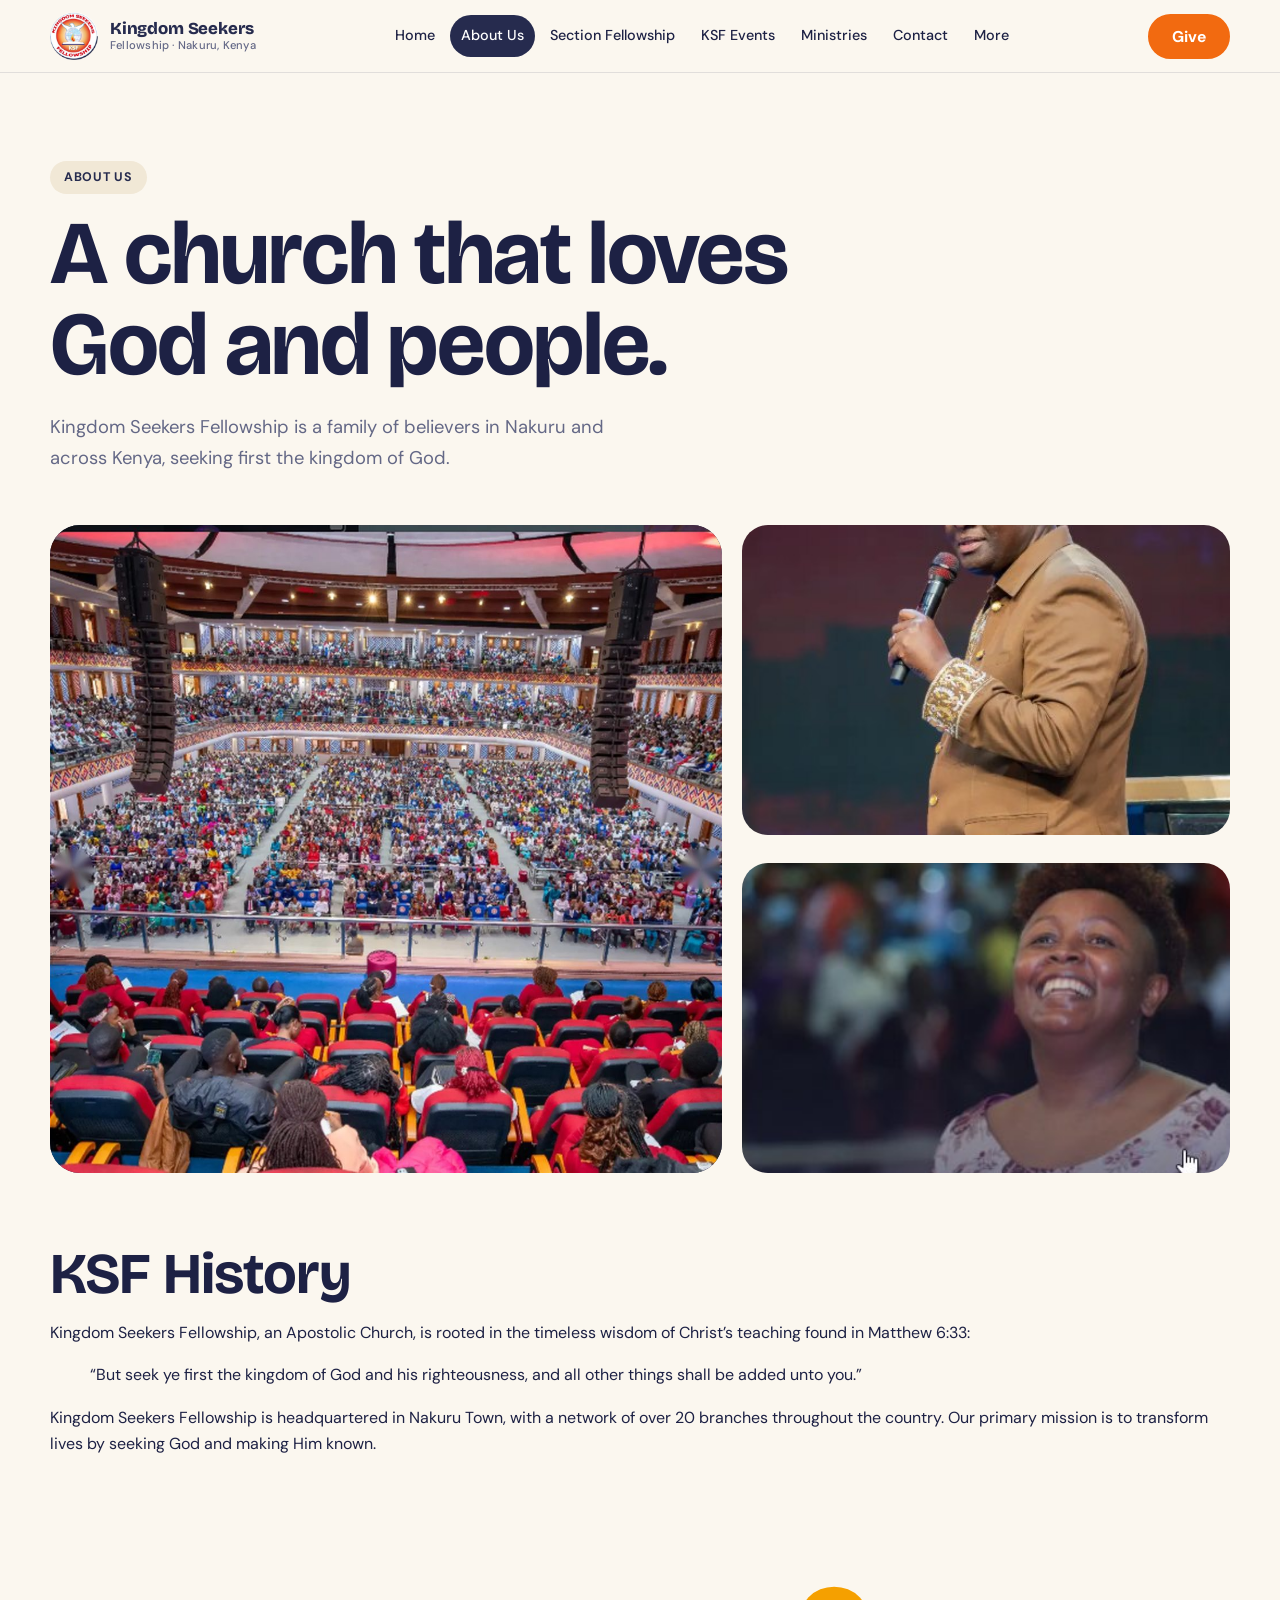
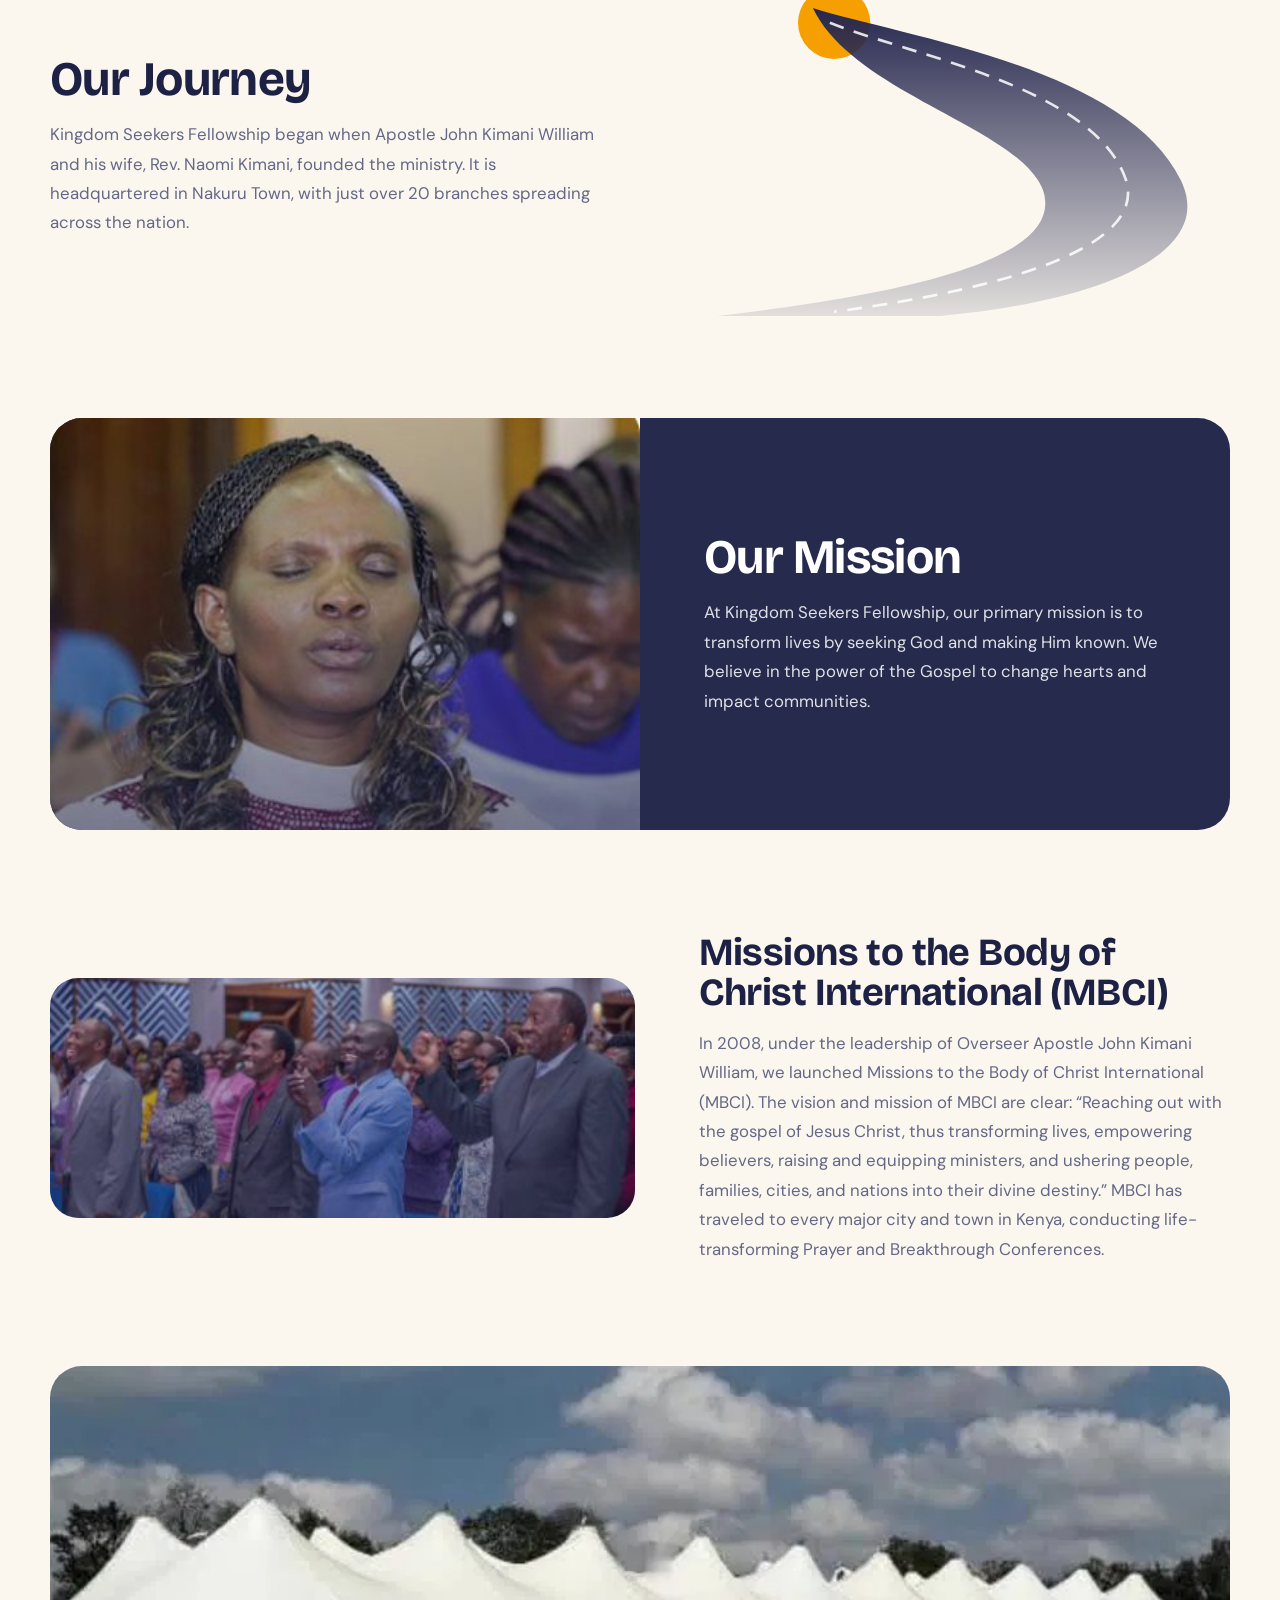
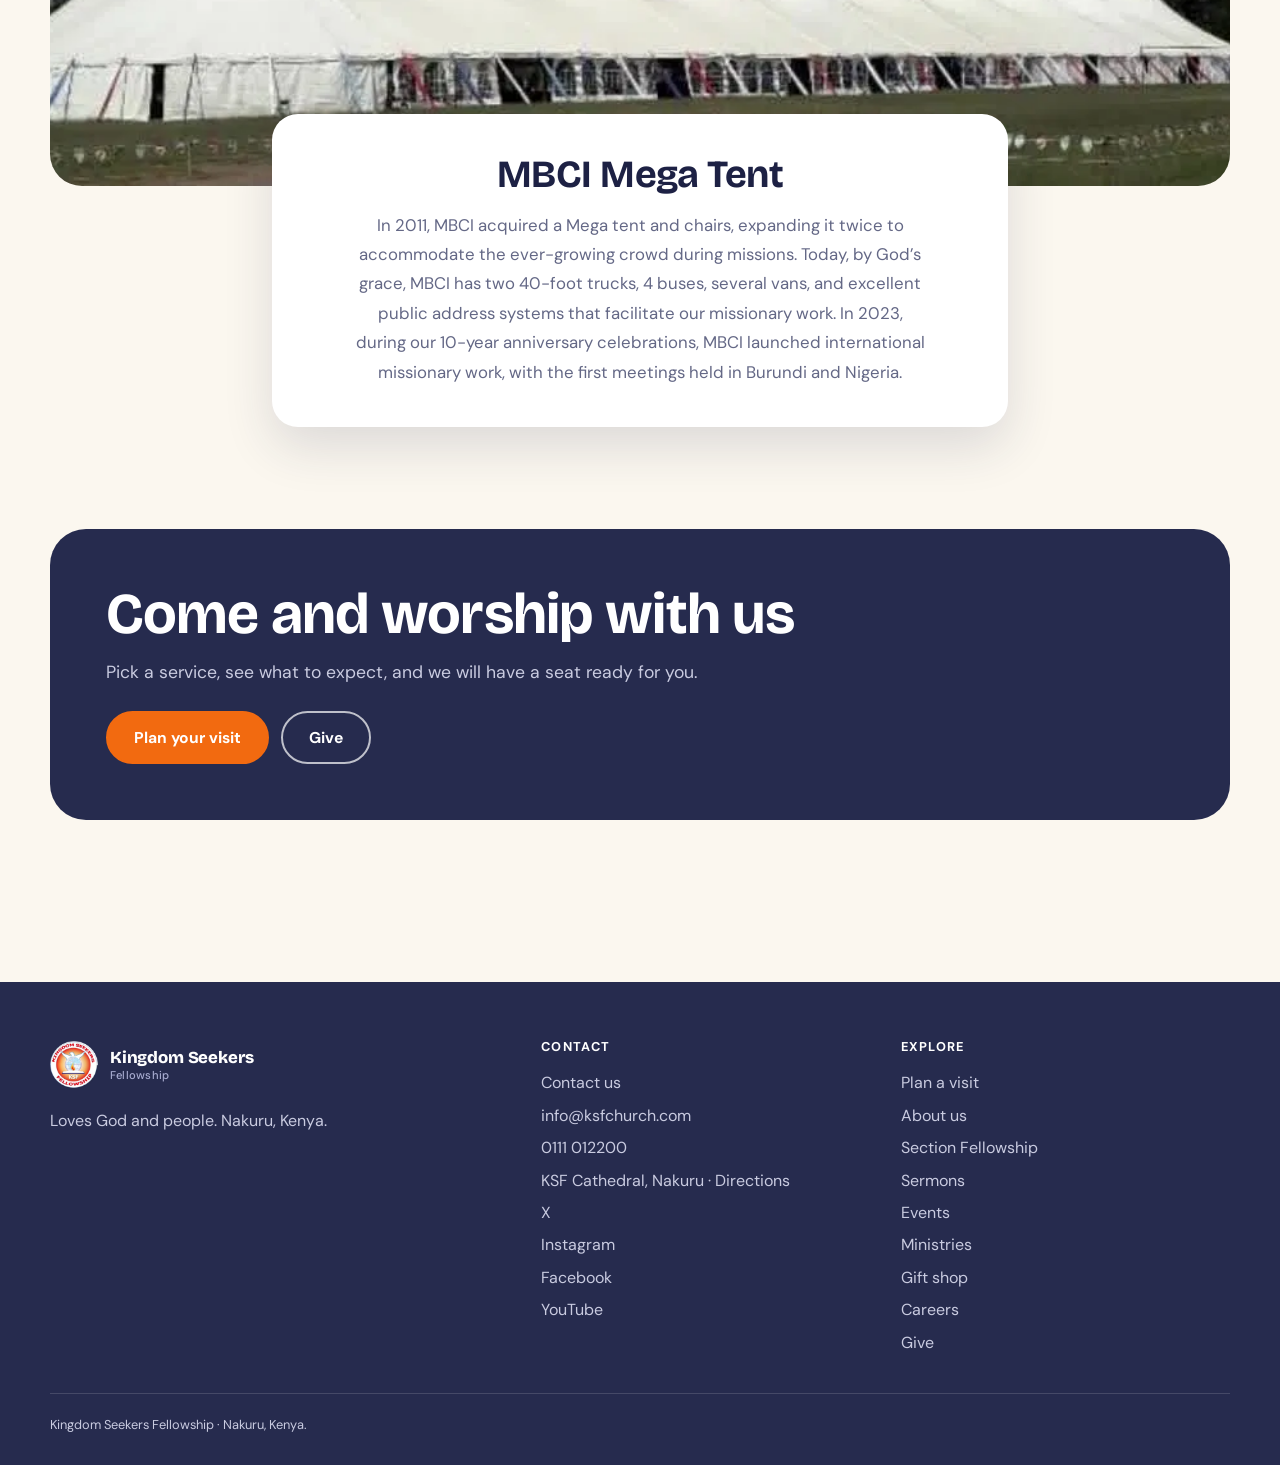
<file: about.html>
<!DOCTYPE html>
<html lang="en"><head>
<meta charset="utf-8">
<meta name="viewport" content="width=device-width, initial-scale=1, viewport-fit=cover">
<meta name="color-scheme" content="light">
<link rel="icon" type="image/png" href="images/logo.png">
<link rel="apple-touch-icon" href="images/logo.png">
<meta name="description" content="About Kingdom Seekers Fellowship: our journey, our mission, and Missions to the Body of Christ International (MBCI).">
<title>About Us | Kingdom Seekers Fellowship</title>
<link rel="canonical" href="https://www.ksfchurch.com/about.html">
<meta property="og:type" content="website">
<meta property="og:title" content="About Us | Kingdom Seekers Fellowship">
<meta property="og:description" content="About Kingdom Seekers Fellowship: our journey, our mission, and Missions to the Body of Christ International (MBCI).">
<meta property="og:url" content="https://www.ksfchurch.com/about.html">
<meta property="og:image" content="https://www.ksfchurch.com/images/hero.jpg">
<meta property="og:image:width" content="1184">
<meta property="og:image:height" content="1132">
<meta property="og:image:alt" content="Worship at Kingdom Seekers Fellowship">
<meta name="twitter:card" content="summary_large_image">
<link rel="preconnect" href="https://fonts.googleapis.com"><link rel="preconnect" href="https://fonts.gstatic.com" crossorigin>
<link href="https://fonts.googleapis.com/css2?family=Bricolage+Grotesque:opsz,wght@12..96,500;12..96,700;12..96,800&family=DM+Sans:wght@400;500;700&display=swap" rel="stylesheet">
<link rel="stylesheet" href="style.css?v=7">
<link rel="stylesheet" href="about.css?v=2">
<link rel="stylesheet" href="preloader.css?v=1">
<noscript><style>.site-preloader{display:none}</style></noscript>
</head>
<body>
<a class="skip-link" href="#top">Skip to content</a>
<div class="site-preloader" id="site-preloader" aria-label="Loading Kingdom Seekers Fellowship">
  <div class="preloader-panel top"></div>
  <div class="preloader-panel bottom"></div>
  <div class="preloader-mark"><img src="images/logo.png" alt="" width="150" height="150"><span class="preloader-line"></span></div>
</div>
<header><div class="w nb">
  <a class="br" href="index.html"><img src="images/logo.png" alt="KSF logo" width="150" height="150"><span>Kingdom Seekers<small>Fellowship · Nakuru, Kenya</small></span></a>
  <nav id="nav"><a href="index.html" data-t="home">Home</a><a href="about.html" aria-current="page" data-t="about">About Us</a><a href="section-fellowship.html" data-t="section">Section Fellowship</a><a href="events.html" data-t="kev">KSF Events</a><a href="ministries.html" data-t="min">Ministries</a><a href="contact.html" data-t="contact">Contact</a><details class="nav-more"><summary>More</summary><div class="nav-more-menu"><a href="gift-shop.html">Gift Shop</a><a href="careers.html">Careers</a></div></details><a class="ng" href="index.html#give" data-t="give">Give</a></nav>
  <div class="rt"><a class="btn" href="index.html#give" data-t="give">Give</a><button class="mn" id="mn" aria-label="Menu" aria-expanded="false">☰</button></div>
</div></header>

<main id="top" tabindex="-1">

<section class="abp-head"><div class="w">
  <span class="eb" data-t="abt">About us</span>
  <h1 class="rv" data-t="ah1">A church that loves God and people.</h1>
  <p class="lede rv" data-t="alede">Kingdom Seekers Fellowship is a family of believers in Nakuru and across Kenya, seeking first the kingdom of God.</p>
  <div class="abp-gallery rv">
    <div class="abp-gallery-main"><img src="images/hero.jpg" alt="Worship at Kingdom Seekers Fellowship" width="1184" height="1132" loading="lazy" decoding="async"></div>
    <div class="abp-gallery-stack">
      <img src="images/apostle.jpg" alt="Apostle John Kimani William ministering" width="448" height="534" loading="lazy" decoding="async">
      <img src="images/vol.jpg" alt="A smiling volunteer" width="387" height="270" loading="lazy" decoding="async">
    </div>
  </div>
</div></section>

<section class="sec" style="padding-top:0"><div class="w">
  <div class="abp-hist rv">
    <h2 data-t="hh">KSF History</h2>
    <div>
      <p data-t="hhp1">Kingdom Seekers Fellowship, an Apostolic Church, is rooted in the timeless wisdom of Christ’s teaching found in Matthew 6:33:</p>
      <blockquote class="abp-q" data-t="hhq">“But seek ye first the kingdom of God and his righteousness, and all other things shall be added unto you.”</blockquote>
      <p data-t="hhp2">Kingdom Seekers Fellowship is headquartered in Nakuru Town, with a network of over 20 branches throughout the country. Our primary mission is to transform lives by seeking God and making Him known.</p>
    </div>
  </div>
</div></section>

<section class="sec" style="padding-top:0"><div class="w">
  <div class="ab">

    <div class="ab-journey rv">
      <div class="ab-txt"><h2 data-t="aj">Our Journey</h2><p data-t="ajp">Kingdom Seekers Fellowship began when Apostle John Kimani William and his wife, Rev. Naomi Kimani, founded the ministry. It is headquartered in Nakuru Town, with just over 20 branches spreading across the nation.</p></div>
      <svg class="ab-road" viewBox="0 0 520 320" role="img" aria-label="A road winding toward the sunrise">
        <defs><linearGradient id="abRoad" x1="0" y1="0" x2="0" y2="1"><stop offset="0" stop-color="#26284f"/><stop offset="1" stop-color="#26284f" stop-opacity=".12"/></linearGradient></defs>
        <circle cx="150" cy="44" r="34" fill="#f5a000"/>
        <path d="M130 30C210 56 430 86 478 196C506 262 400 306 250 320L40 320C210 300 372 268 346 200C322 142 168 110 130 30Z" fill="url(#abRoad)"/>
        <path d="M146 44C226 76 392 104 424 190C446 250 330 292 150 316" fill="none" stroke="#fff" stroke-width="2.5" stroke-dasharray="14 10" opacity=".85"/>
      </svg>
    </div>

    <div class="ab-mission rv">
      <img src="images/new.jpg" alt="A woman lifting her hand in worship" width="387" height="270" loading="lazy" decoding="async">
      <div class="ab-txt"><h2 data-t="am">Our Mission</h2><p data-t="amp">At Kingdom Seekers Fellowship, our primary mission is to transform lives by seeking God and making Him known. We believe in the power of the Gospel to change hearts and impact communities.</p></div>
    </div>

    <div class="ab-mbci rv">
      <img src="images/crowd.jpg" alt="Believers worshipping together at an MBCI gathering" width="387" height="240" loading="lazy" decoding="async">
      <div class="ab-txt"><h2 data-t="ami">Missions to the Body of Christ International (MBCI)</h2><p data-t="amip">In 2008, under the leadership of Overseer Apostle John Kimani William, we launched Missions to the Body of Christ International (MBCI). The vision and mission of MBCI are clear: “Reaching out with the gospel of Jesus Christ, thus transforming lives, empowering believers, raising and equipping ministers, and ushering people, families, cities, and nations into their divine destiny.” MBCI has traveled to every major city and town in Kenya, conducting life-transforming Prayer and Breakthrough Conferences.</p></div>
    </div>

    <div class="ab-tent rv">
      <img src="images/mega-tent.jpg" alt="The MBCI Mega Tent set up in an open field" width="1060" height="328" loading="lazy" decoding="async">
      <div class="ab-tent-card"><h2 data-t="at">MBCI Mega Tent</h2><p data-t="atp">In 2011, MBCI acquired a Mega tent and chairs, expanding it twice to accommodate the ever-growing crowd during missions. Today, by God’s grace, MBCI has two 40-foot trucks, 4 buses, several vans, and excellent public address systems that facilitate our missionary work. In 2023, during our 10-year anniversary celebrations, MBCI launched international missionary work, with the first meetings held in Burundi and Nigeria.</p></div>
    </div>

  </div>
</div></section>

<section class="sec" style="padding-top:0"><div class="w">
  <div class="abp-cta rv">
    <h2 data-t="ac">Come and worship with us</h2>
    <p data-t="acp">Pick a service, see what to expect, and we will have a seat ready for you.</p>
    <div class="row"><a class="btn" href="index.html#visit" data-t="plan">Plan your visit</a><a class="btn o" href="index.html#give" data-t="give">Give</a></div>
  </div>
</div></section>

</main>

<footer id="contact"><div class="w"><div class="fg">
  <div><a class="br" href="index.html"><img src="images/logo.png" alt="" width="150" height="150" loading="lazy" decoding="async"><span>Kingdom Seekers<small>Fellowship</small></span></a><p style="margin:16px 0 0;max-width:24rem">Loves God and people. Nakuru, Kenya.</p></div>
  <div><h4>Contact</h4><a href="contact.html">Contact us</a><a href="mailto:info@ksfchurch.com">info@ksfchurch.com</a><a href="tel:+254111012200">0111 012200</a><a href="https://maps.app.goo.gl/TbEkT7DkS5dyrQYf7" target="_blank" rel="noopener">KSF Cathedral, Nakuru · Directions</a><a href="https://x.com/apostlejkimani" target="_blank" rel="noopener">X</a><a href="https://www.instagram.com/apostle_john_kimani_william_/" target="_blank" rel="noopener">Instagram</a><a href="https://www.facebook.com/apostlejohnkimaniwilliam" target="_blank" rel="noopener">Facebook</a><a href="https://www.youtube.com/@apostlejohnkimaniwilliam" target="_blank" rel="noopener">YouTube</a></div>
  <div><h4>Explore</h4><a href="index.html#visit">Plan a visit</a><a href="about.html">About us</a><a href="section-fellowship.html">Section Fellowship</a><a href="index.html#watch">Sermons</a><a href="events.html">Events</a><a href="ministries.html">Ministries</a><a href="gift-shop.html">Gift shop</a><a href="careers.html">Careers</a><a href="index.html#give">Give</a></div></div>
  <p class="cp">Kingdom Seekers Fellowship · Nakuru, Kenya.</p></div></footer>

<nav class="bar" aria-label="Quick actions"><a href="https://www.youtube.com/live/AlnOnlBDe-4" target="_blank" rel="noopener"><span aria-hidden="true">▶</span><span data-t="wl">Watch live</span></a><a href="index.html#visit" data-t="plan2">Visit</a><a class="g" href="index.html#give" data-t="give">Give</a></nav>
<div id="toast" role="status" aria-live="polite"></div>
<script src="about.js"></script>
<script src="preloader.js?v=1"></script>
</body>
</html>
</file>
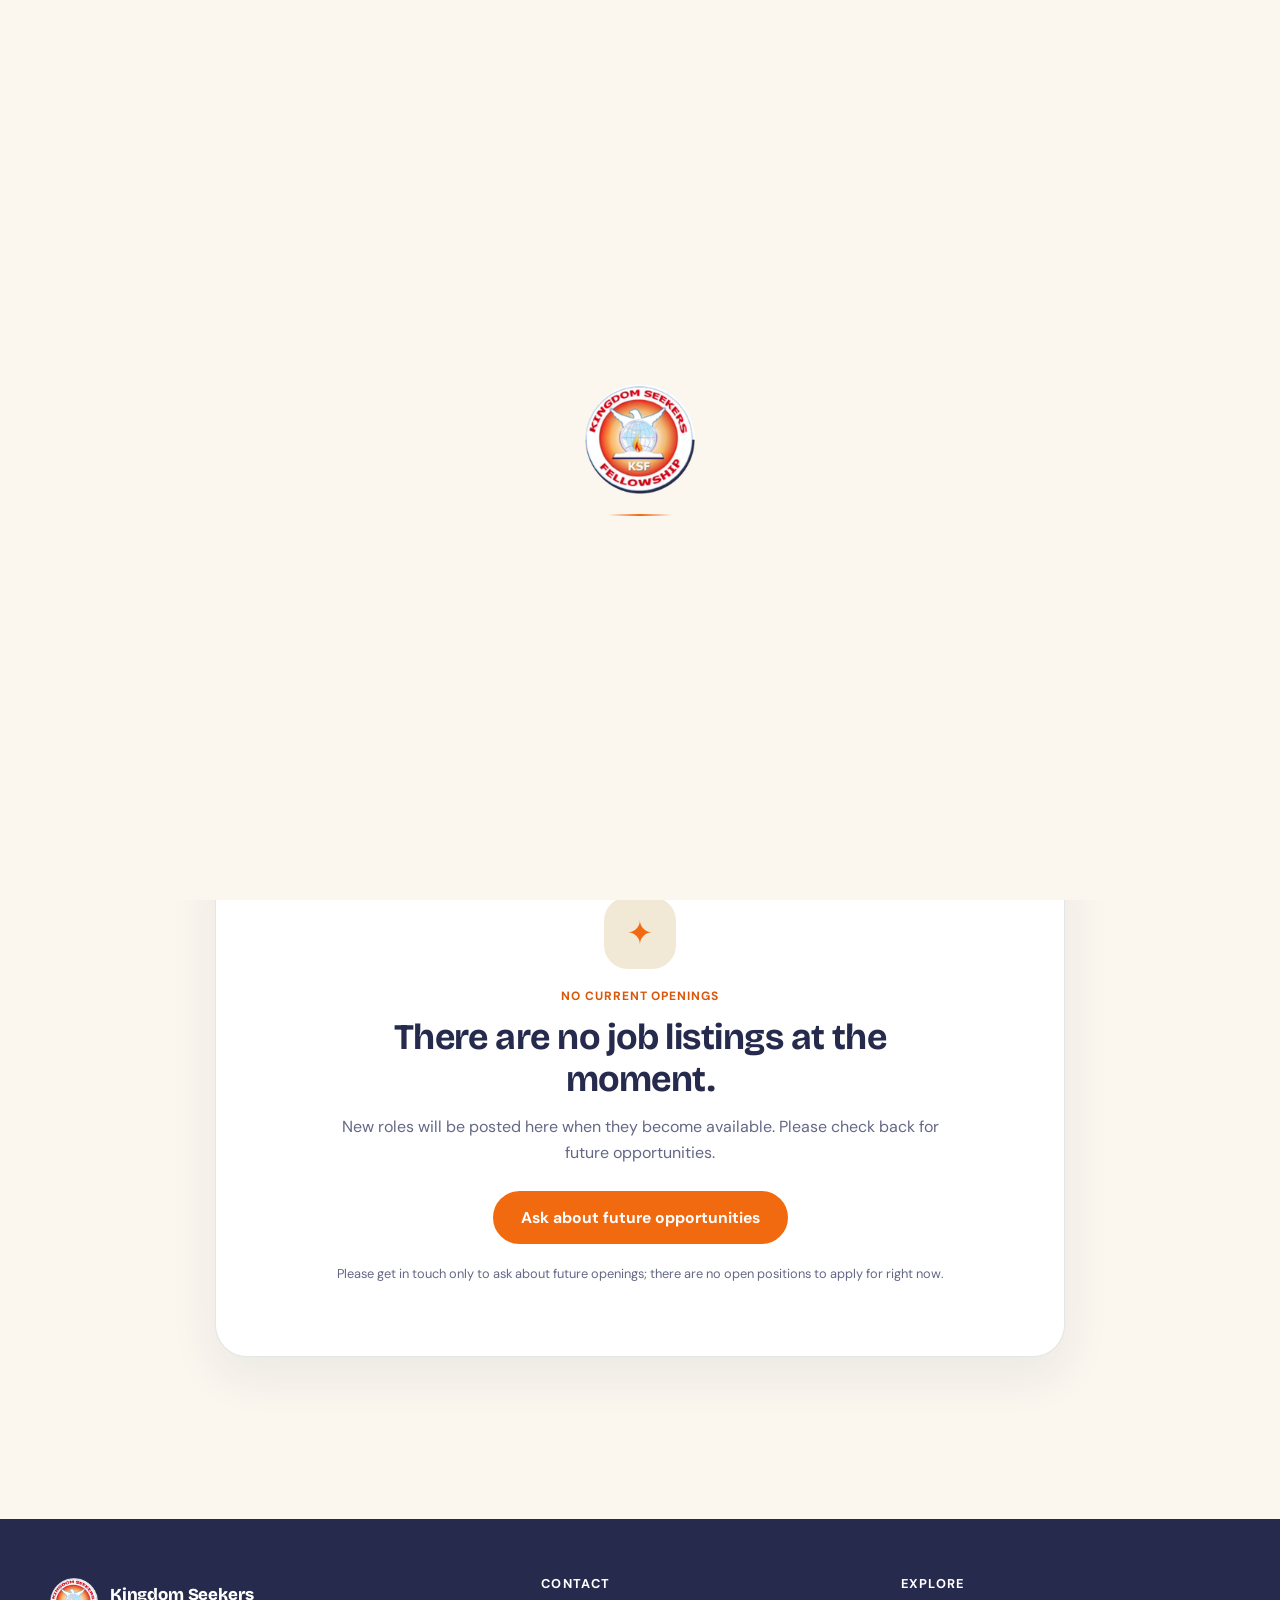
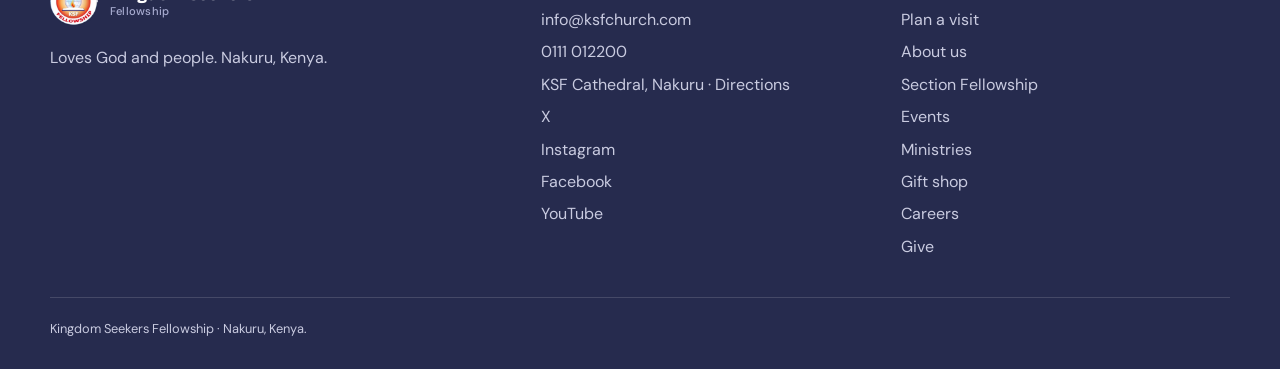
<file: careers.html>
<!DOCTYPE html>
<html lang="en"><head>
<meta charset="utf-8">
<meta name="viewport" content="width=device-width, initial-scale=1, viewport-fit=cover">
<meta name="color-scheme" content="light">
<link rel="icon" type="image/png" href="images/logo.png">
<link rel="apple-touch-icon" href="images/logo.png">
<meta name="description" content="Explore current career opportunities with Kingdom Seekers Fellowship in Nakuru, Kenya.">
<title>Careers | Kingdom Seekers Fellowship</title>
<link rel="canonical" href="https://www.ksfchurch.com/careers.html">
<meta property="og:type" content="website">
<meta property="og:title" content="Careers | Kingdom Seekers Fellowship">
<meta property="og:description" content="Explore current career opportunities with Kingdom Seekers Fellowship in Nakuru, Kenya.">
<meta property="og:url" content="https://www.ksfchurch.com/careers.html">
<meta property="og:image" content="https://www.ksfchurch.com/images/hero.jpg">
<meta property="og:image:width" content="1184">
<meta property="og:image:height" content="1132">
<meta property="og:image:alt" content="Worship at Kingdom Seekers Fellowship">
<meta name="twitter:card" content="summary_large_image">
<link rel="preconnect" href="https://fonts.googleapis.com"><link rel="preconnect" href="https://fonts.gstatic.com" crossorigin>
<link href="https://fonts.googleapis.com/css2?family=Bricolage+Grotesque:opsz,wght@12..96,500;12..96,700;12..96,800&family=DM+Sans:wght@400;500;700&display=swap" rel="stylesheet">
<link rel="stylesheet" href="style.css?v=7">
<link rel="stylesheet" href="careers.css">
<link rel="stylesheet" href="preloader.css?v=1">
<noscript><style>.site-preloader{display:none}</style></noscript>
</head>
<body>
<a class="skip-link" href="#top">Skip to content</a>
<div class="site-preloader" id="site-preloader" aria-label="Loading Kingdom Seekers Fellowship">
  <div class="preloader-panel top"></div>
  <div class="preloader-panel bottom"></div>
  <div class="preloader-mark"><img src="images/logo.png" alt="" width="150" height="150"><span class="preloader-line"></span></div>
</div>
<header><div class="w nb">
  <a class="br" href="index.html"><img src="images/logo.png" alt="KSF logo" width="150" height="150"><span>Kingdom Seekers<small>Fellowship · Nakuru, Kenya</small></span></a>
  <nav id="nav"><a href="index.html" data-t="home">Home</a><a href="about.html" data-t="about">About Us</a><a href="section-fellowship.html" data-t="section">Section Fellowship</a><a href="events.html" data-t="kev">KSF Events</a><a href="ministries.html" data-t="min">Ministries</a><a href="contact.html" data-t="contact">Contact</a><details class="nav-more current"><summary>More</summary><div class="nav-more-menu"><a href="gift-shop.html">Gift Shop</a><a href="careers.html" aria-current="page">Careers</a></div></details><a class="ng" href="index.html#give" data-t="give">Give</a></nav>
  <div class="rt"><a class="btn" href="index.html#give" data-t="give">Give</a><button class="mn" id="mn" aria-label="Menu" aria-expanded="false">☰</button></div>
</div></header>

<main id="top" tabindex="-1">
  <section class="careers-head"><div class="w">
    <span class="eb" data-t="careers">Careers</span>
    <h1 class="rv" data-t="headline">Use your gifts. Make a difference.</h1>
    <p class="lede rv" data-t="intro">When opportunities to serve with the KSF team are available, you’ll find them here.</p>
  </div></section>

  <section class="sec openings-section"><div class="w">
    <div class="hd rv"><div><span class="eb" data-t="openings">Current opportunities</span><h2 data-t="joinTeam">Join the KSF team.</h2></div></div>
    <div class="openings-empty rv" role="status">
      <div class="openings-mark" aria-hidden="true">✦</div>
      <span class="opening-status" data-t="noOpenings">No current openings</span>
      <h3 data-t="checkBack">There are no job listings at the moment.</h3>
      <p data-t="checkBackCopy">New roles will be posted here when they become available. Please check back for future opportunities.</p>
      <a class="btn" href="mailto:info@ksfchurch.com?subject=Careers%20inquiry" data-t="careersInquiry">Ask about future opportunities</a>
      <p class="openings-footnote" data-t="applyNote">Please get in touch only to ask about future openings; there are no open positions to apply for right now.</p>
    </div>
  </div></section>
</main>

<footer><div class="w"><div class="fg">
  <div><a class="br" href="index.html"><img src="images/logo.png" alt="" width="150" height="150" loading="lazy" decoding="async"><span>Kingdom Seekers<small>Fellowship</small></span></a><p style="margin:16px 0 0;max-width:24rem">Loves God and people. Nakuru, Kenya.</p></div>
  <div><h4>Contact</h4><a href="mailto:info@ksfchurch.com">info@ksfchurch.com</a><a href="tel:+254111012200">0111 012200</a><a href="https://maps.app.goo.gl/TbEkT7DkS5dyrQYf7" target="_blank" rel="noopener">KSF Cathedral, Nakuru · Directions</a><a href="https://x.com/apostlejkimani" target="_blank" rel="noopener">X</a><a href="https://www.instagram.com/apostle_john_kimani_william_/" target="_blank" rel="noopener">Instagram</a><a href="https://www.facebook.com/apostlejohnkimaniwilliam" target="_blank" rel="noopener">Facebook</a><a href="https://www.youtube.com/@apostlejohnkimaniwilliam" target="_blank" rel="noopener">YouTube</a></div>
  <div><h4>Explore</h4><a href="index.html#visit">Plan a visit</a><a href="about.html">About us</a><a href="section-fellowship.html">Section Fellowship</a><a href="events.html">Events</a><a href="ministries.html">Ministries</a><a href="gift-shop.html">Gift shop</a><a href="careers.html">Careers</a><a href="index.html#give">Give</a></div>
</div><p class="cp">Kingdom Seekers Fellowship · Nakuru, Kenya.</p></div></footer>

<nav class="bar" aria-label="Quick actions"><a href="https://www.youtube.com/live/AlnOnlBDe-4" target="_blank" rel="noopener"><span aria-hidden="true">▶</span><span data-t="wl">Watch live</span></a><a href="index.html#visit" data-t="plan2">Visit</a><a class="g" href="index.html#give" data-t="give">Give</a></nav>
<script src="careers.js"></script>
<script src="preloader.js?v=1"></script>
</body></html>
</file>
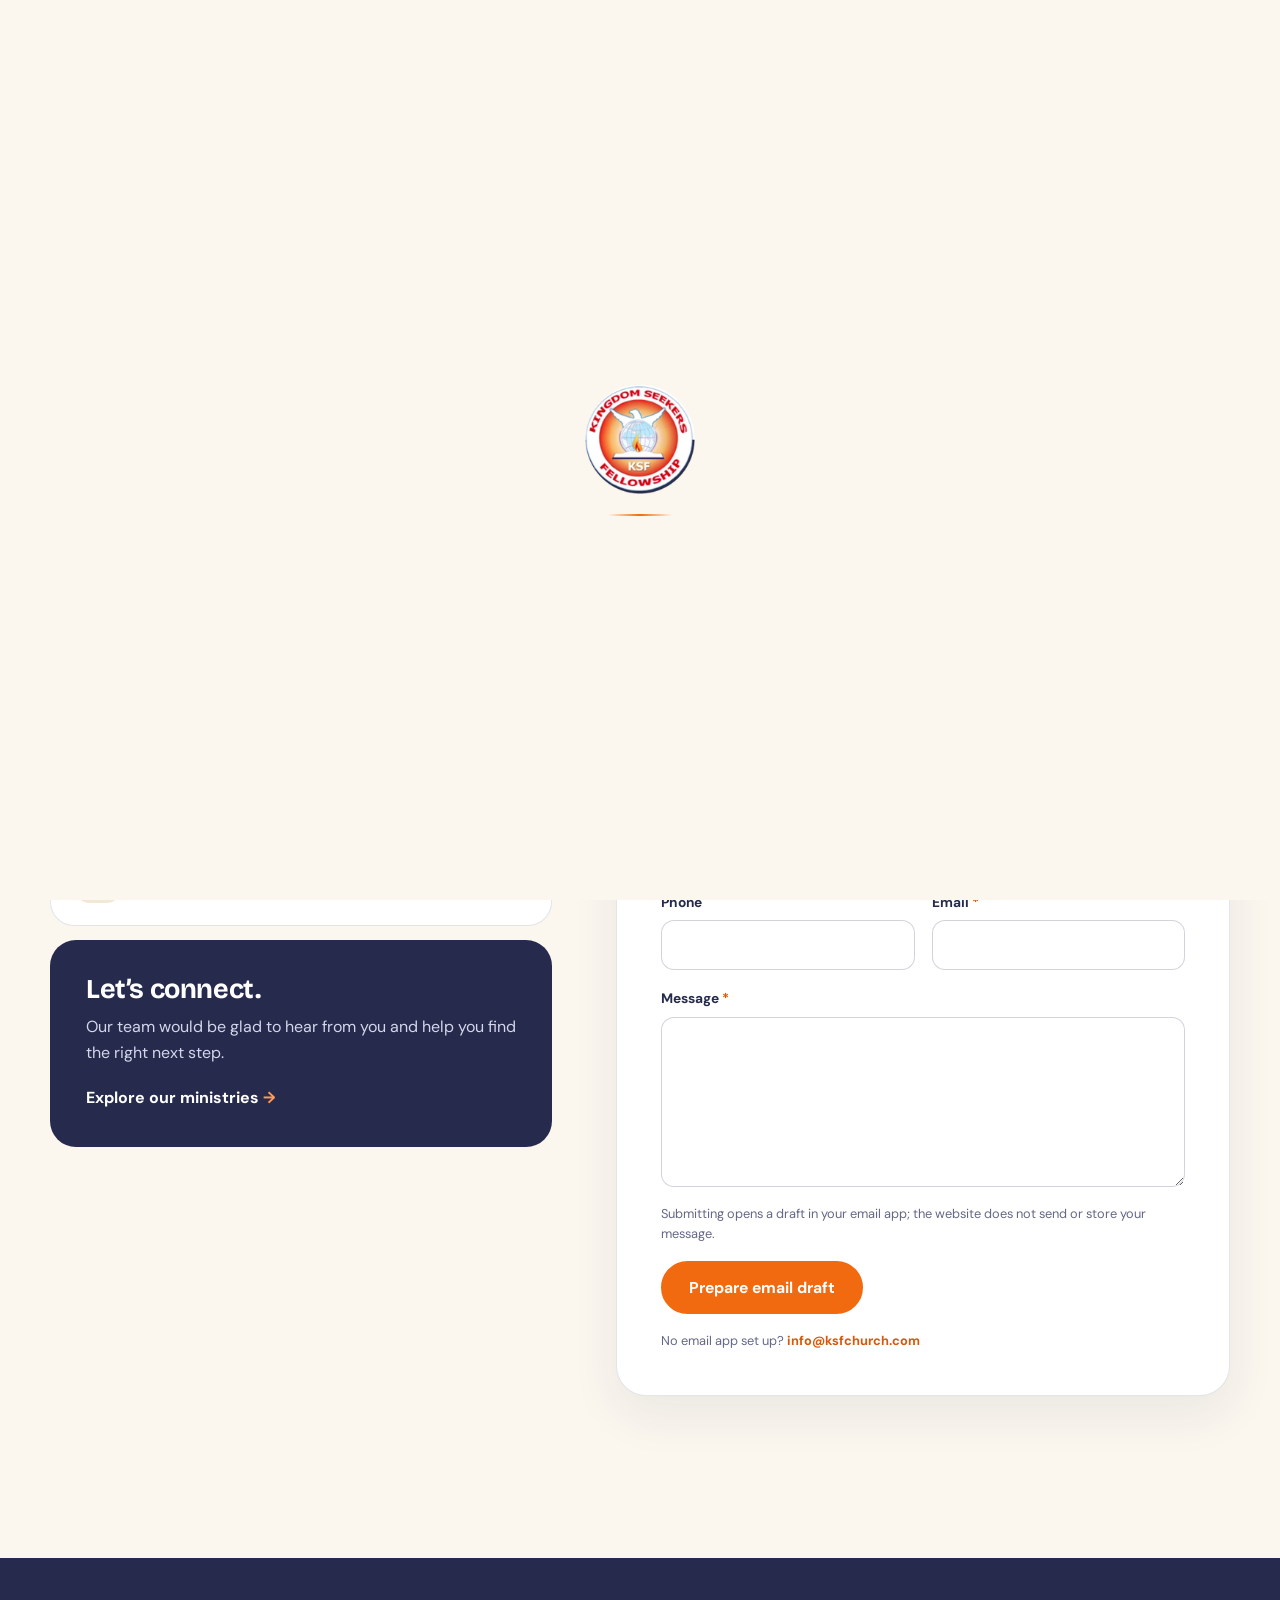
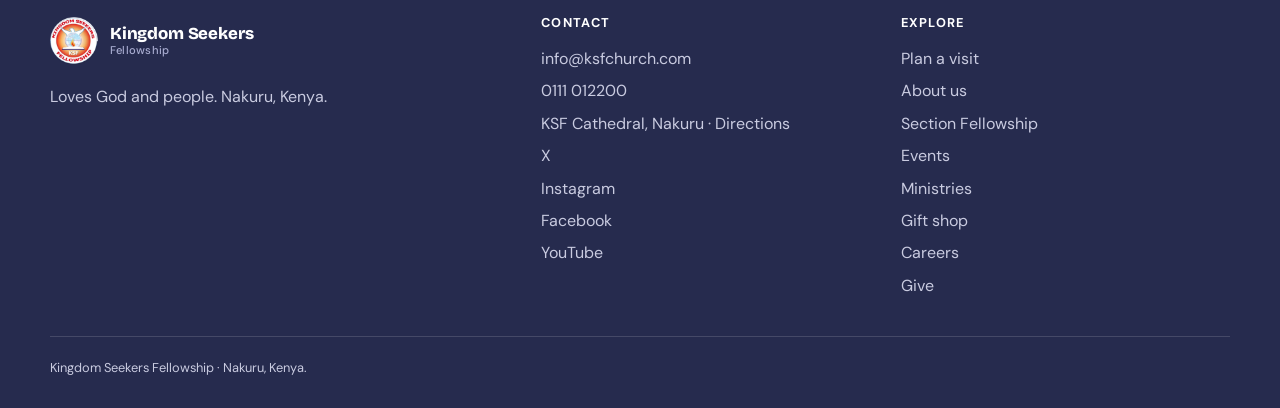
<file: contact.html>
<!DOCTYPE html>
<html lang="en"><head>
<meta charset="utf-8">
<meta name="viewport" content="width=device-width, initial-scale=1, viewport-fit=cover">
<meta name="color-scheme" content="light">
<link rel="icon" type="image/png" href="images/logo.png">
<link rel="apple-touch-icon" href="images/logo.png">
<meta name="description" content="Contact Kingdom Seekers Fellowship in Nakuru, Kenya. Send an inquiry, prayer request, or get in touch about our ministries.">
<title>Contact | Kingdom Seekers Fellowship</title>
<link rel="canonical" href="https://www.ksfchurch.com/contact.html">
<meta property="og:type" content="website">
<meta property="og:title" content="Contact | Kingdom Seekers Fellowship">
<meta property="og:description" content="Contact Kingdom Seekers Fellowship in Nakuru, Kenya. Send an inquiry, prayer request, or get in touch about our ministries.">
<meta property="og:url" content="https://www.ksfchurch.com/contact.html">
<meta property="og:image" content="https://www.ksfchurch.com/images/hero.jpg">
<meta property="og:image:width" content="1184">
<meta property="og:image:height" content="1132">
<meta property="og:image:alt" content="Worship at Kingdom Seekers Fellowship">
<meta name="twitter:card" content="summary_large_image">
<link rel="preconnect" href="https://fonts.googleapis.com"><link rel="preconnect" href="https://fonts.gstatic.com" crossorigin>
<link href="https://fonts.googleapis.com/css2?family=Bricolage+Grotesque:opsz,wght@12..96,500;12..96,700;12..96,800&family=DM+Sans:wght@400;500;700&display=swap" rel="stylesheet">
<link rel="stylesheet" href="style.css?v=7">
<link rel="stylesheet" href="contact.css">
<link rel="stylesheet" href="preloader.css?v=1">
<noscript><style>.site-preloader{display:none}</style></noscript>
</head>
<body>
<a class="skip-link" href="#top">Skip to content</a>
<div class="site-preloader" id="site-preloader" aria-label="Loading Kingdom Seekers Fellowship">
  <div class="preloader-panel top"></div>
  <div class="preloader-panel bottom"></div>
  <div class="preloader-mark"><img src="images/logo.png" alt="" width="150" height="150"><span class="preloader-line"></span></div>
</div>
<header><div class="w nb">
  <a class="br" href="index.html"><img src="images/logo.png" alt="KSF logo" width="150" height="150"><span>Kingdom Seekers<small>Fellowship · Nakuru, Kenya</small></span></a>
  <nav id="nav"><a href="index.html" data-t="home">Home</a><a href="about.html" data-t="about">About Us</a><a href="section-fellowship.html" data-t="section">Section Fellowship</a><a href="events.html" data-t="kev">KSF Events</a><a href="ministries.html" data-t="min">Ministries</a><a href="contact.html" aria-current="page" data-t="contact">Contact</a><details class="nav-more"><summary>More</summary><div class="nav-more-menu"><a href="gift-shop.html">Gift Shop</a><a href="careers.html">Careers</a></div></details><a class="ng" href="index.html#give" data-t="give">Give</a></nav>
  <div class="rt"><a class="btn" href="index.html#give" data-t="give">Give</a><button class="mn" id="mn" aria-label="Menu" aria-expanded="false">☰</button></div>
</div></header>

<main id="top" tabindex="-1">
  <section class="contact-head"><div class="w">
    <span class="eb" data-t="contact">Contact</span>
    <h1 class="rv" data-t="headline">We’d love to hear from you.</h1>
    <p class="lede rv" data-t="intro">Reach out with an inquiry, a prayer request, or to find out how to get involved in our ministries.</p>
  </div></section>

  <section class="sec contact-content"><div class="w contact-layout">
    <div class="contact-details">
      <article class="contact-card rv"><span class="contact-icon" aria-hidden="true">@</span><div><h2 data-t="messageUs">Send us a message</h2><a href="mailto:info@ksfchurch.com">info@ksfchurch.com</a></div></article>
      <article class="contact-card rv"><span class="contact-icon" aria-hidden="true">⌖</span><div><h2 data-t="visitUs">Pay a visit</h2><p>KSF Cathedral, Nakuru, Kenya</p><a class="contact-action" href="https://maps.app.goo.gl/TbEkT7DkS5dyrQYf7" target="_blank" rel="noopener" data-t="directions">Get directions <span aria-hidden="true">↗</span></a></div></article>
      <article class="contact-card rv"><span class="contact-icon" aria-hidden="true">☎</span><div><h2 data-t="callUs">Give us a call</h2><a href="tel:+254111012200">0111 012200</a></div></article>
      <div class="contact-extra rv"><h2 data-t="connect">Let’s connect.</h2><p data-t="connectCopy">Our team would be glad to hear from you and help you find the right next step.</p><a href="ministries.html" data-t="exploreMinistries">Explore our ministries <span aria-hidden="true">→</span></a></div>
    </div>

    <section class="contact-form-card rv" aria-labelledby="form-title">
      <span class="eb" data-t="getInTouch">Get in touch</span>
      <h2 id="form-title" data-t="formIntro">How can we help?</h2>
      <p data-t="formCopy">Send us your question, prayer request, or let us know how you’d like to get involved.</p>
      <form id="contact-form">
        <div class="field"><label for="full-name" data-t="fullName">Full Name <span aria-hidden="true">*</span></label><input id="full-name" name="name" type="text" autocomplete="name" required></div>
        <div class="field-pair">
          <div class="field"><label for="phone" data-t="phone">Phone</label><input id="phone" name="phone" type="tel" autocomplete="tel"></div>
          <div class="field"><label for="email" data-t="email">Email <span aria-hidden="true">*</span></label><input id="email" name="email" type="email" autocomplete="email" required></div>
        </div>
        <div class="field"><label for="message" data-t="message">Message <span aria-hidden="true">*</span></label><textarea id="message" name="message" rows="6" required></textarea></div>
        <p class="form-note" data-t="formNote">Submitting opens a draft in your email app; the website does not send or store your message.</p>
        <button class="btn" type="submit" data-t="submit">Prepare email draft</button>
        <p class="form-status" id="form-status" role="status" aria-live="polite" hidden><span data-t="emailReady">Your message is ready as an email. Review it and send it from your email app.</span> <a id="email-draft" href="mailto:info@ksfchurch.com" data-t="openDraft">Open email draft</a></p>
        <p class="form-fallback"><span data-t="emailFallback">No email app set up?</span> <a href="mailto:info@ksfchurch.com">info@ksfchurch.com</a></p>
      </form>
    </section>
  </div></section>
</main>

<footer><div class="w"><div class="fg">
  <div><a class="br" href="index.html"><img src="images/logo.png" alt="" width="150" height="150" loading="lazy" decoding="async"><span>Kingdom Seekers<small>Fellowship</small></span></a><p style="margin:16px 0 0;max-width:24rem">Loves God and people. Nakuru, Kenya.</p></div>
  <div><h4>Contact</h4><a href="mailto:info@ksfchurch.com">info@ksfchurch.com</a><a href="tel:+254111012200">0111 012200</a><a href="https://maps.app.goo.gl/TbEkT7DkS5dyrQYf7" target="_blank" rel="noopener">KSF Cathedral, Nakuru · Directions</a><a href="https://x.com/apostlejkimani" target="_blank" rel="noopener">X</a><a href="https://www.instagram.com/apostle_john_kimani_william_/" target="_blank" rel="noopener">Instagram</a><a href="https://www.facebook.com/apostlejohnkimaniwilliam" target="_blank" rel="noopener">Facebook</a><a href="https://www.youtube.com/@apostlejohnkimaniwilliam" target="_blank" rel="noopener">YouTube</a></div>
  <div><h4>Explore</h4><a href="index.html#visit">Plan a visit</a><a href="about.html">About us</a><a href="section-fellowship.html">Section Fellowship</a><a href="events.html">Events</a><a href="ministries.html">Ministries</a><a href="gift-shop.html">Gift shop</a><a href="careers.html">Careers</a><a href="index.html#give">Give</a></div>
</div><p class="cp">Kingdom Seekers Fellowship · Nakuru, Kenya.</p></div></footer>

<nav class="bar" aria-label="Quick actions"><a href="https://www.youtube.com/live/AlnOnlBDe-4" target="_blank" rel="noopener"><span aria-hidden="true">▶</span><span data-t="wl">Watch live</span></a><a href="index.html#visit" data-t="plan2">Visit</a><a class="g" href="index.html#give" data-t="give">Give</a></nav>
<script src="contact.js"></script>
<script src="preloader.js?v=1"></script>
</body></html>
</file>
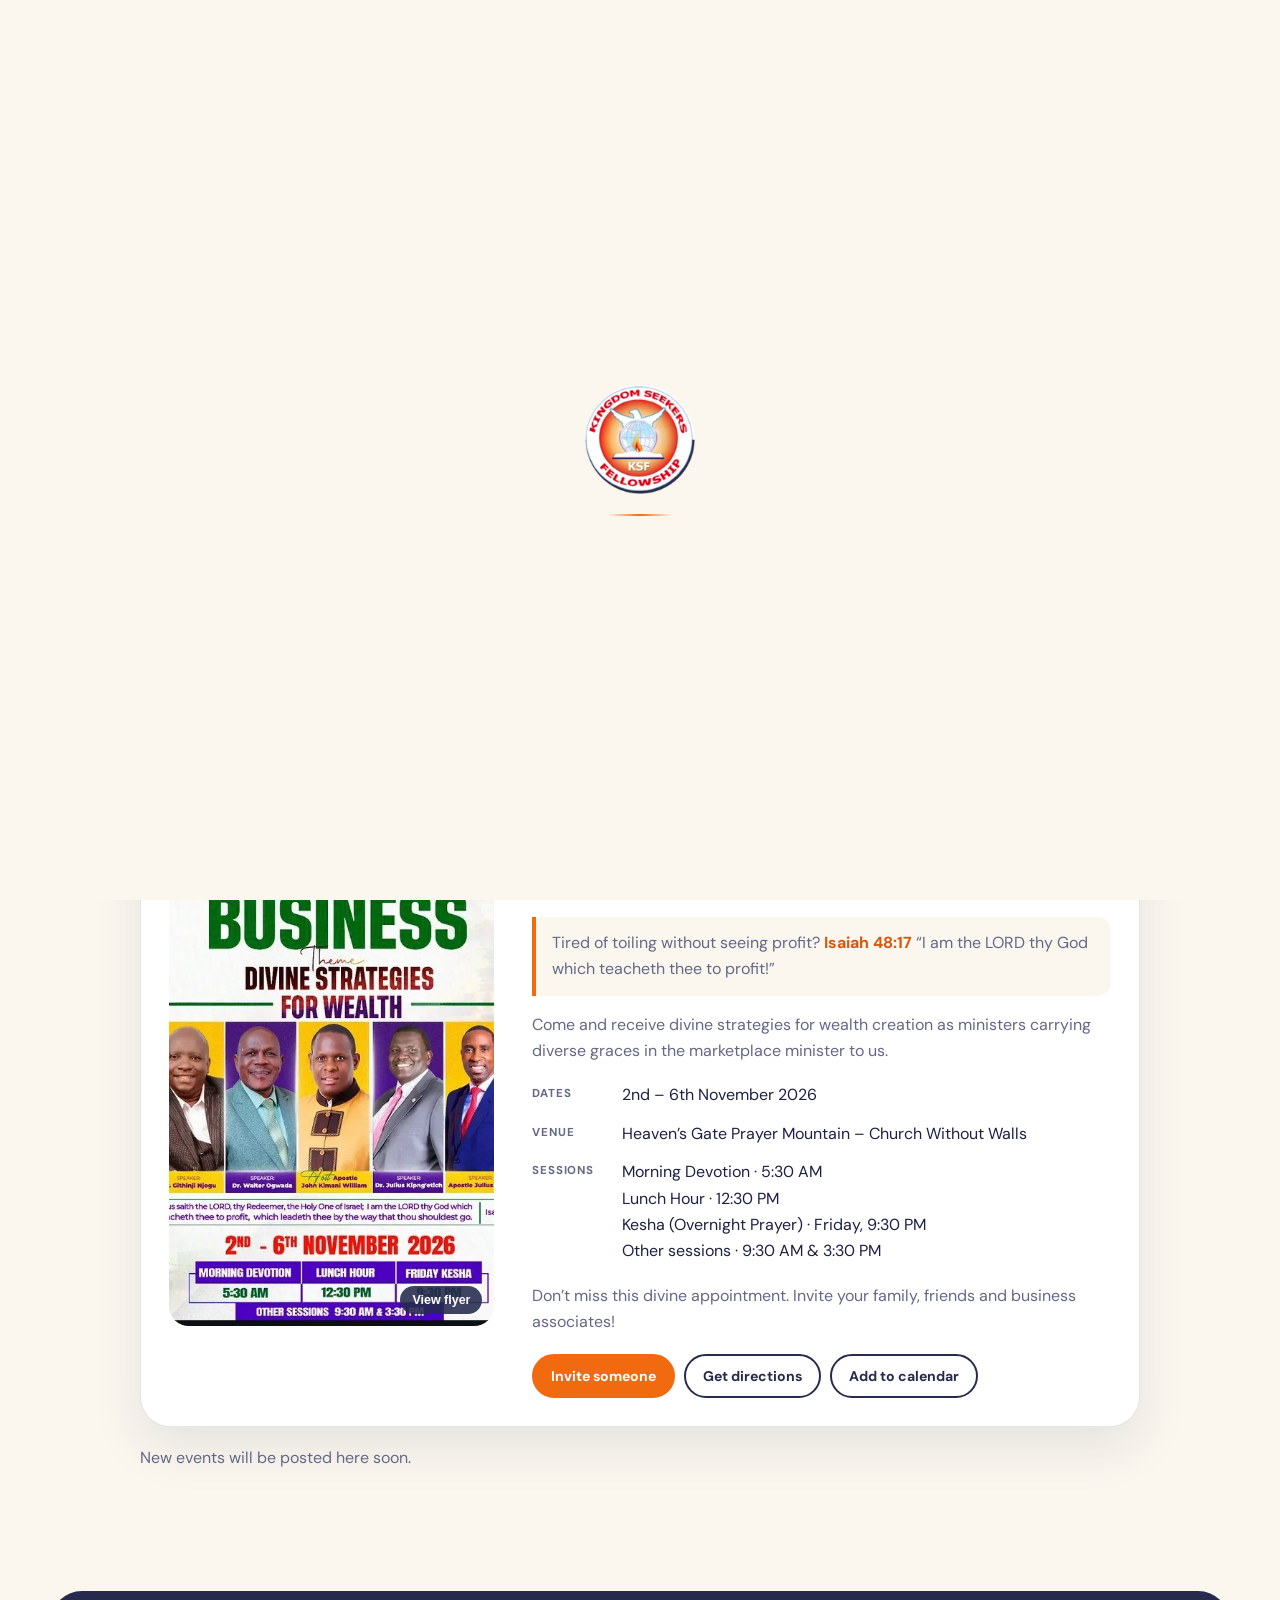
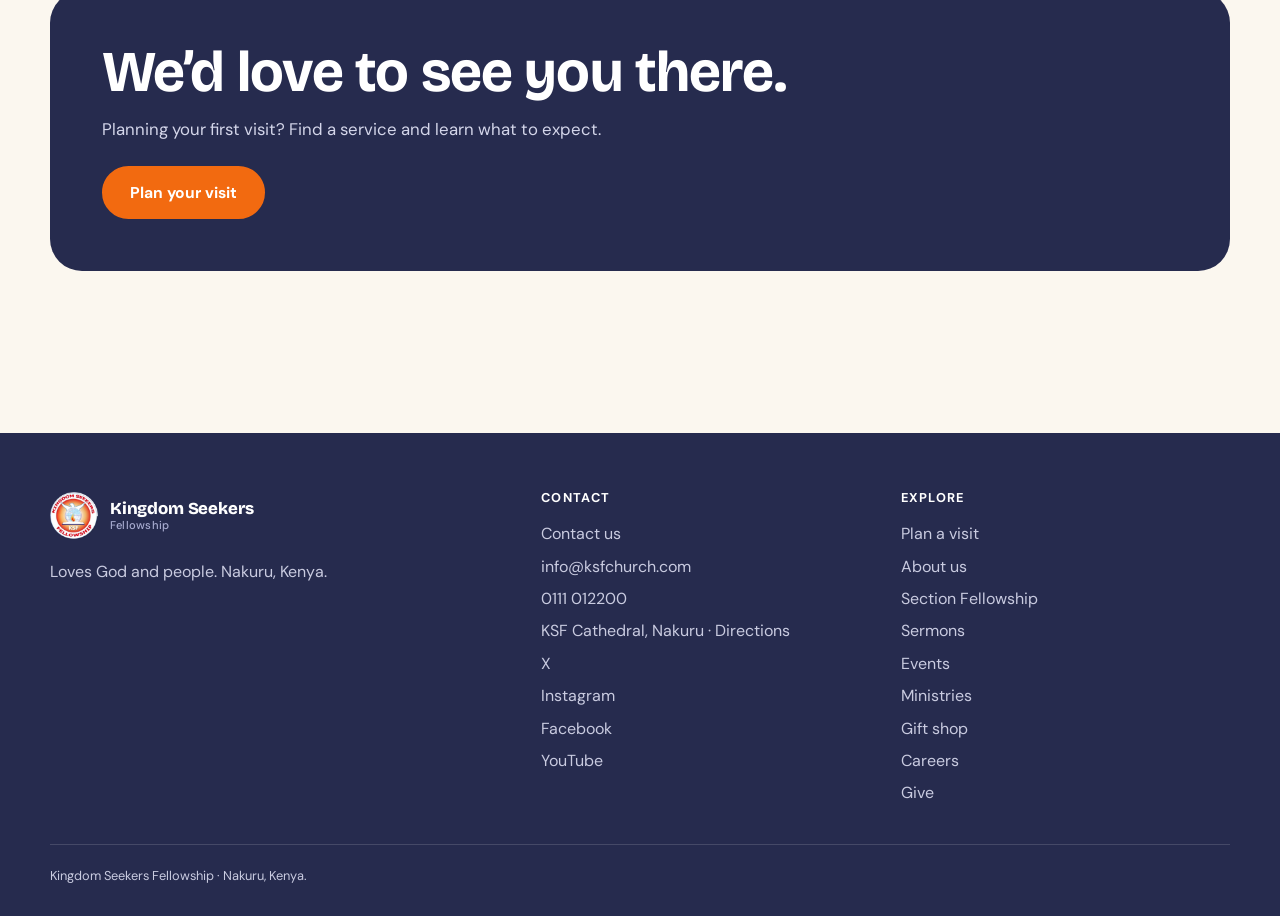
<file: events.html>
<!DOCTYPE html>
<html lang="en"><head>
<meta charset="utf-8">
<meta name="viewport" content="width=device-width, initial-scale=1, viewport-fit=cover">
<meta name="color-scheme" content="light">
<link rel="icon" type="image/png" href="images/logo.png">
<link rel="apple-touch-icon" href="images/logo.png">
<meta name="description" content="Find event details for Kingdom Seekers Fellowship in Nakuru, Kenya.">
<title>Events | Kingdom Seekers Fellowship</title>
<link rel="canonical" href="https://www.ksfchurch.com/events.html">
<meta property="og:type" content="website">
<meta property="og:title" content="Events | Kingdom Seekers Fellowship">
<meta property="og:description" content="Find event details for Kingdom Seekers Fellowship in Nakuru, Kenya.">
<meta property="og:url" content="https://www.ksfchurch.com/events.html">
<meta property="og:image" content="https://www.ksfchurch.com/images/hero.jpg">
<meta property="og:image:width" content="1184">
<meta property="og:image:height" content="1132">
<meta property="og:image:alt" content="Worship at Kingdom Seekers Fellowship">
<meta name="twitter:card" content="summary_large_image">
<link rel="preconnect" href="https://fonts.googleapis.com"><link rel="preconnect" href="https://fonts.gstatic.com" crossorigin>
<link href="https://fonts.googleapis.com/css2?family=Bricolage+Grotesque:opsz,wght@12..96,500;12..96,700;12..96,800&family=DM+Sans:wght@400;500;700&display=swap" rel="stylesheet">
<link rel="stylesheet" href="style.css?v=7">
<link rel="stylesheet" href="events.css">
<link rel="stylesheet" href="preloader.css?v=1">
<noscript><style>.site-preloader{display:none}</style></noscript>
</head>
<body>
<a class="skip-link" href="#top">Skip to content</a>
<div class="site-preloader" id="site-preloader" aria-label="Loading Kingdom Seekers Fellowship">
  <div class="preloader-panel top"></div>
  <div class="preloader-panel bottom"></div>
  <div class="preloader-mark"><img src="images/logo.png" alt="" width="150" height="150"><span class="preloader-line"></span></div>
</div>
<header><div class="w nb">
  <a class="br" href="index.html"><img src="images/logo.png" alt="KSF logo" width="150" height="150"><span>Kingdom Seekers<small>Fellowship · Nakuru, Kenya</small></span></a>
  <nav id="nav"><a href="index.html" data-t="home">Home</a><a href="about.html" data-t="about">About Us</a><a href="section-fellowship.html" data-t="section">Section Fellowship</a><a href="events.html" aria-current="page" data-t="kev">KSF Events</a><a href="ministries.html" data-t="min">Ministries</a><a href="contact.html" data-t="contact">Contact</a><details class="nav-more"><summary>More</summary><div class="nav-more-menu"><a href="gift-shop.html">Gift Shop</a><a href="careers.html">Careers</a></div></details><a class="ng" href="index.html#give" data-t="give">Give</a></nav>
  <div class="rt"><a class="btn" href="index.html#give" data-t="give">Give</a><button class="mn" id="mn" aria-label="Menu" aria-expanded="false">☰</button></div>
</div></header>

<main id="top" tabindex="-1">
  <section class="events-head"><div class="w">
    <span class="eb" data-t="kev">KSF Events</span>
    <h1 class="rv" data-t="headline">Gather, worship and grow together.</h1>
    <p class="lede rv" data-t="intro">Join us for upcoming services and special gatherings at Kingdom Seekers Fellowship.</p>
  </div></section>

  <section class="sec event-list"><div class="w">
    <div class="hd rv"><div><span class="eb" data-t="upcoming">Upcoming</span><h2 data-t="coming">Coming up</h2></div></div>
    <article class="event-card rv" id="festival">
      <button class="event-flyer" id="flyer-open" type="button" aria-label="View the festival flyer larger">
        <img src="images/flyer.jpg" alt="Flyer: November Word and Prayer Festival, 2nd to 6th November 2026" width="710" height="726" loading="lazy" decoding="async">
        <span data-t="viewFlyer">View flyer</span>
      </button>
      <div class="event-info">
        <span class="cd" id="countdown">2nd – 6th November 2026</span>
        <h2>November Word &amp; Prayer Festival</h2>
        <p class="event-theme">Praying for the Mountain of Business · Divine Strategies for Wealth</p>
        <p class="event-verse">Tired of toiling without seeing profit? <b>Isaiah 48:17</b> “I am the LORD thy God which teacheth thee to profit!”</p>
        <p>Come and receive divine strategies for wealth creation as ministers carrying diverse graces in the marketplace minister to us.</p>
        <dl class="event-details">
          <div><dt>Dates</dt><dd>2nd – 6th November 2026</dd></div>
          <div><dt>Venue</dt><dd>Heaven’s Gate Prayer Mountain – Church Without Walls</dd></div>
          <div><dt>Sessions</dt><dd>Morning Devotion · 5:30 AM<br>Lunch Hour · 12:30 PM<br>Kesha (Overnight Prayer) · Friday, 9:30 PM<br>Other sessions · 9:30 AM &amp; 3:30 PM</dd></div>
        </dl>
        <p class="event-invite">Don’t miss this divine appointment. Invite your family, friends and business associates!</p>
        <div class="row event-actions">
          <a class="btn" id="invite" target="_blank" rel="noopener" href="#">Invite someone</a>
          <a class="btn o" target="_blank" rel="noopener" href="https://www.google.com/maps/search/?api=1&amp;query=Heaven%27s+Gate+Prayer+Mountain+Church+Without+Walls">Get directions</a>
          <a class="btn o" id="calendar" target="_blank" rel="noopener" href="#">Add to calendar</a>
        </div>
      </div>
    </article>
    <p id="no-events" class="no-events" hidden>New events will be posted here soon.</p>
  </div></section>

  <section class="sec" style="padding-top:0"><div class="w">
    <div class="events-cta rv"><h2 data-t="join">We’d love to see you there.</h2><p data-t="visitCopy">Planning your first visit? Find a service and learn what to expect.</p><a class="btn" href="index.html#visit" data-t="plan">Plan your visit</a></div>
  </div></section>
</main>

<dialog class="event-dialog" id="flyer-dialog" aria-label="Festival flyer">
  <button type="button" id="flyer-close" aria-label="Close flyer">×</button>
  <img src="images/flyer.jpg" alt="November Word and Prayer Festival flyer" width="710" height="726" loading="lazy" decoding="async">
</dialog>

<footer id="contact"><div class="w"><div class="fg">
  <div><a class="br" href="index.html"><img src="images/logo.png" alt="" width="150" height="150" loading="lazy" decoding="async"><span>Kingdom Seekers<small>Fellowship</small></span></a><p style="margin:16px 0 0;max-width:24rem">Loves God and people. Nakuru, Kenya.</p></div>
  <div><h4>Contact</h4><a href="contact.html">Contact us</a><a href="mailto:info@ksfchurch.com">info@ksfchurch.com</a><a href="tel:+254111012200">0111 012200</a><a href="https://maps.app.goo.gl/TbEkT7DkS5dyrQYf7" target="_blank" rel="noopener">KSF Cathedral, Nakuru · Directions</a><a href="https://x.com/apostlejkimani" target="_blank" rel="noopener">X</a><a href="https://www.instagram.com/apostle_john_kimani_william_/" target="_blank" rel="noopener">Instagram</a><a href="https://www.facebook.com/apostlejohnkimaniwilliam" target="_blank" rel="noopener">Facebook</a><a href="https://www.youtube.com/@apostlejohnkimaniwilliam" target="_blank" rel="noopener">YouTube</a></div>
  <div><h4>Explore</h4><a href="index.html#visit">Plan a visit</a><a href="about.html">About us</a><a href="section-fellowship.html">Section Fellowship</a><a href="index.html#watch">Sermons</a><a href="events.html">Events</a><a href="ministries.html">Ministries</a><a href="gift-shop.html">Gift shop</a><a href="careers.html">Careers</a><a href="index.html#give">Give</a></div>
</div><p class="cp">Kingdom Seekers Fellowship · Nakuru, Kenya.</p></div></footer>

<nav class="bar" aria-label="Quick actions"><a href="https://www.youtube.com/live/AlnOnlBDe-4" target="_blank" rel="noopener"><span aria-hidden="true">▶</span><span data-t="wl">Watch live</span></a><a href="index.html#visit" data-t="plan2">Visit</a><a class="g" href="index.html#give" data-t="give">Give</a></nav>
<div id="toast" role="status" aria-live="polite"></div>
<script src="events.js"></script>
<script src="preloader.js?v=1"></script>
</body></html>
</file>
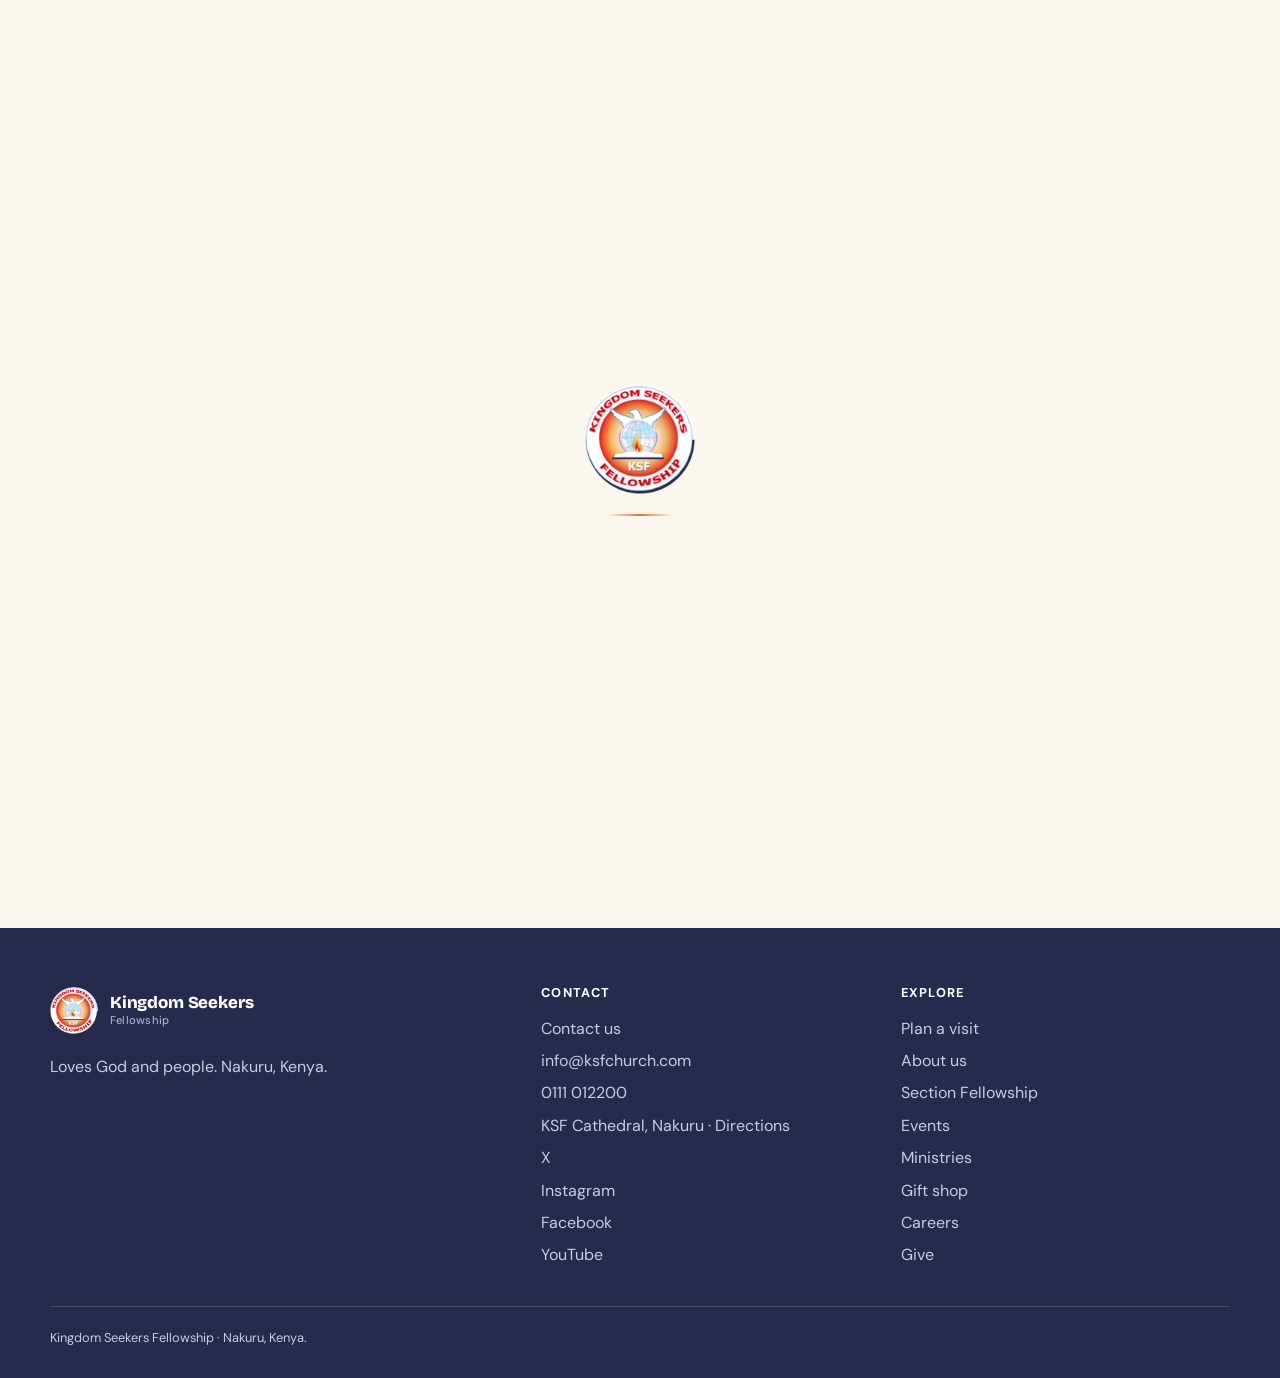
<file: gift-shop.html>
<!DOCTYPE html>
<html lang="en"><head>
<meta charset="utf-8">
<meta name="viewport" content="width=device-width, initial-scale=1, viewport-fit=cover">
<meta name="color-scheme" content="light">
<link rel="icon" type="image/png" href="images/logo.png">
<link rel="apple-touch-icon" href="images/logo.png">
<meta name="description" content="The Kingdom Seekers Fellowship gift shop is coming soon.">
<title>Gift Shop | Kingdom Seekers Fellowship</title>
<link rel="canonical" href="https://www.ksfchurch.com/gift-shop.html">
<meta property="og:type" content="website">
<meta property="og:title" content="Gift Shop | Kingdom Seekers Fellowship">
<meta property="og:description" content="The Kingdom Seekers Fellowship gift shop is coming soon.">
<meta property="og:url" content="https://www.ksfchurch.com/gift-shop.html">
<meta property="og:image" content="https://www.ksfchurch.com/images/hero.jpg">
<meta property="og:image:width" content="1184">
<meta property="og:image:height" content="1132">
<meta property="og:image:alt" content="Worship at Kingdom Seekers Fellowship">
<meta name="twitter:card" content="summary_large_image">
<link rel="preconnect" href="https://fonts.googleapis.com"><link rel="preconnect" href="https://fonts.gstatic.com" crossorigin>
<link href="https://fonts.googleapis.com/css2?family=Bricolage+Grotesque:opsz,wght@12..96,500;12..96,700;12..96,800&family=DM+Sans:wght@400;500;700&display=swap" rel="stylesheet">
<link rel="stylesheet" href="style.css?v=7">
<link rel="stylesheet" href="gift-shop.css">
<link rel="stylesheet" href="preloader.css?v=1">
<noscript><style>.site-preloader{display:none}</style></noscript>
</head>
<body>
<a class="skip-link" href="#top">Skip to content</a>
<div class="site-preloader" id="site-preloader" aria-label="Loading Kingdom Seekers Fellowship">
  <div class="preloader-panel top"></div>
  <div class="preloader-panel bottom"></div>
  <div class="preloader-mark"><img src="images/logo.png" alt="" width="150" height="150"><span class="preloader-line"></span></div>
</div>
<header><div class="w nb">
  <a class="br" href="index.html"><img src="images/logo.png" alt="KSF logo" width="150" height="150"><span>Kingdom Seekers<small>Fellowship · Nakuru, Kenya</small></span></a>
  <nav id="nav"><a href="index.html" data-t="home">Home</a><a href="about.html" data-t="about">About Us</a><a href="section-fellowship.html" data-t="section">Section Fellowship</a><a href="events.html" data-t="kev">KSF Events</a><a href="ministries.html" data-t="min">Ministries</a><a href="contact.html" data-t="contact">Contact</a><details class="nav-more current"><summary>More</summary><div class="nav-more-menu"><a href="gift-shop.html" aria-current="page">Gift Shop</a><a href="careers.html">Careers</a></div></details><a class="ng" href="index.html#give" data-t="give">Give</a></nav>
  <div class="rt"><a class="btn" href="index.html#give" data-t="give">Give</a><button class="mn" id="mn" aria-label="Menu" aria-expanded="false">☰</button></div>
</div></header>

<main id="top" tabindex="-1">
  <section class="gift-head"><div class="w">
    <div class="gift-panel rv">
      <div class="gift-copy">
        <span class="eb" data-t="gift">Gift Shop</span>
        <span class="gift-status"><span aria-hidden="true"></span><span data-t="status">Coming soon</span></span>
        <h1 data-t="headline">Something special is on its way.</h1>
        <p class="lede" data-t="intro">We’re getting the KSF Gift Shop ready. Check back soon for updates about what will be available.</p>
        <p class="gift-note" data-t="note">There are no items available to order just yet.</p>
        <div class="row"><a class="btn" href="ministries.html" data-t="explore">Explore our ministries</a><a class="btn o" href="tel:+254111012200">Call 0111 012200</a></div>
      </div>
      <div class="gift-image"><img src="images/crowd.jpg" alt="The Kingdom Seekers Fellowship community gathered in worship" width="387" height="240" loading="lazy" decoding="async"><span data-t="label">Made for our KSF family</span></div>
    </div>
  </div></section>
</main>

<footer id="contact"><div class="w"><div class="fg">
  <div><a class="br" href="index.html"><img src="images/logo.png" alt="" width="150" height="150" loading="lazy" decoding="async"><span>Kingdom Seekers<small>Fellowship</small></span></a><p style="margin:16px 0 0;max-width:24rem">Loves God and people. Nakuru, Kenya.</p></div>
  <div><h4>Contact</h4><a href="contact.html">Contact us</a><a href="mailto:info@ksfchurch.com">info@ksfchurch.com</a><a href="tel:+254111012200">0111 012200</a><a href="https://maps.app.goo.gl/TbEkT7DkS5dyrQYf7" target="_blank" rel="noopener">KSF Cathedral, Nakuru · Directions</a><a href="https://x.com/apostlejkimani" target="_blank" rel="noopener">X</a><a href="https://www.instagram.com/apostle_john_kimani_william_/" target="_blank" rel="noopener">Instagram</a><a href="https://www.facebook.com/apostlejohnkimaniwilliam" target="_blank" rel="noopener">Facebook</a><a href="https://www.youtube.com/@apostlejohnkimaniwilliam" target="_blank" rel="noopener">YouTube</a></div>
  <div><h4>Explore</h4><a href="index.html#visit">Plan a visit</a><a href="about.html">About us</a><a href="section-fellowship.html">Section Fellowship</a><a href="events.html">Events</a><a href="ministries.html">Ministries</a><a href="gift-shop.html">Gift shop</a><a href="careers.html">Careers</a><a href="index.html#give">Give</a></div>
</div><p class="cp">Kingdom Seekers Fellowship · Nakuru, Kenya.</p></div></footer>

<nav class="bar" aria-label="Quick actions"><a href="https://www.youtube.com/live/AlnOnlBDe-4" target="_blank" rel="noopener"><span aria-hidden="true">▶</span><span data-t="wl">Watch live</span></a><a href="index.html#visit" data-t="plan2">Visit</a><a class="g" href="index.html#give" data-t="give">Give</a></nav>
<div id="toast" role="status" aria-live="polite"></div>
<script src="gift-shop.js"></script>
<script src="preloader.js?v=1"></script>
</body></html>
</file>
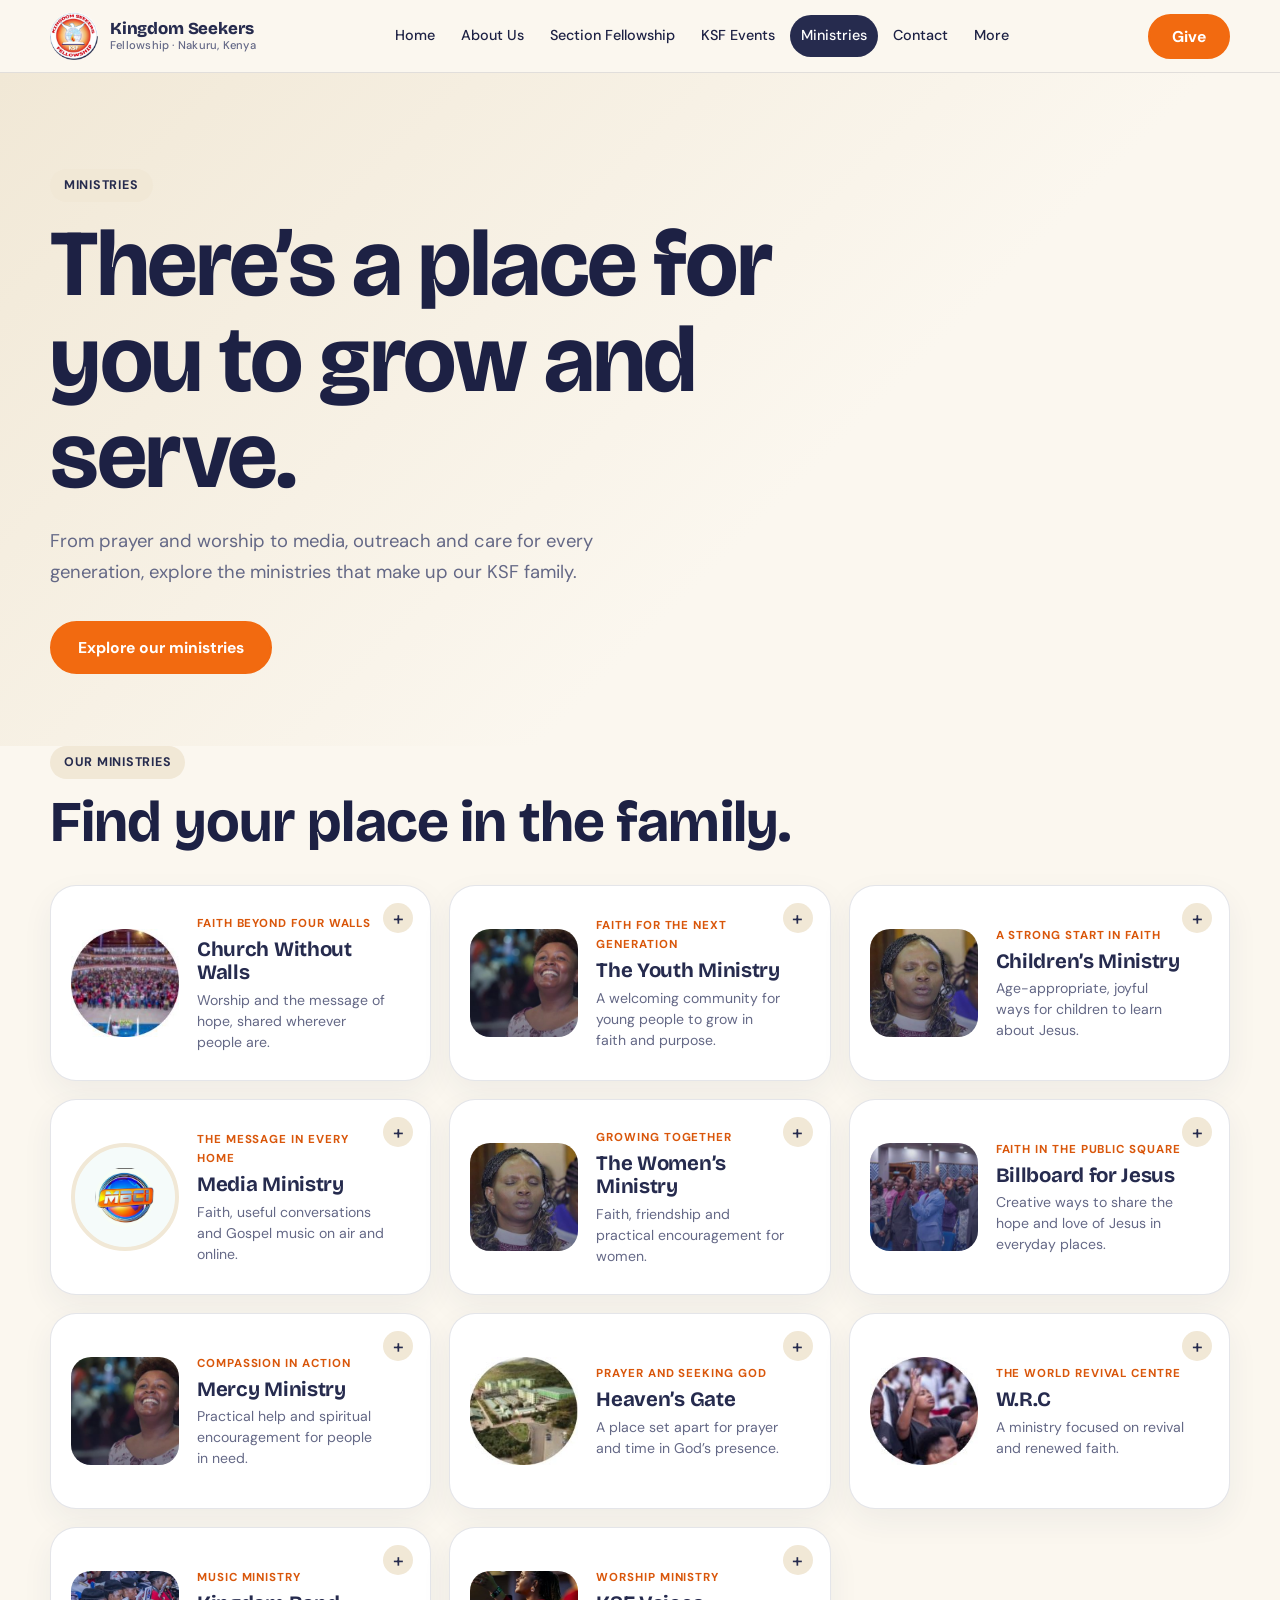
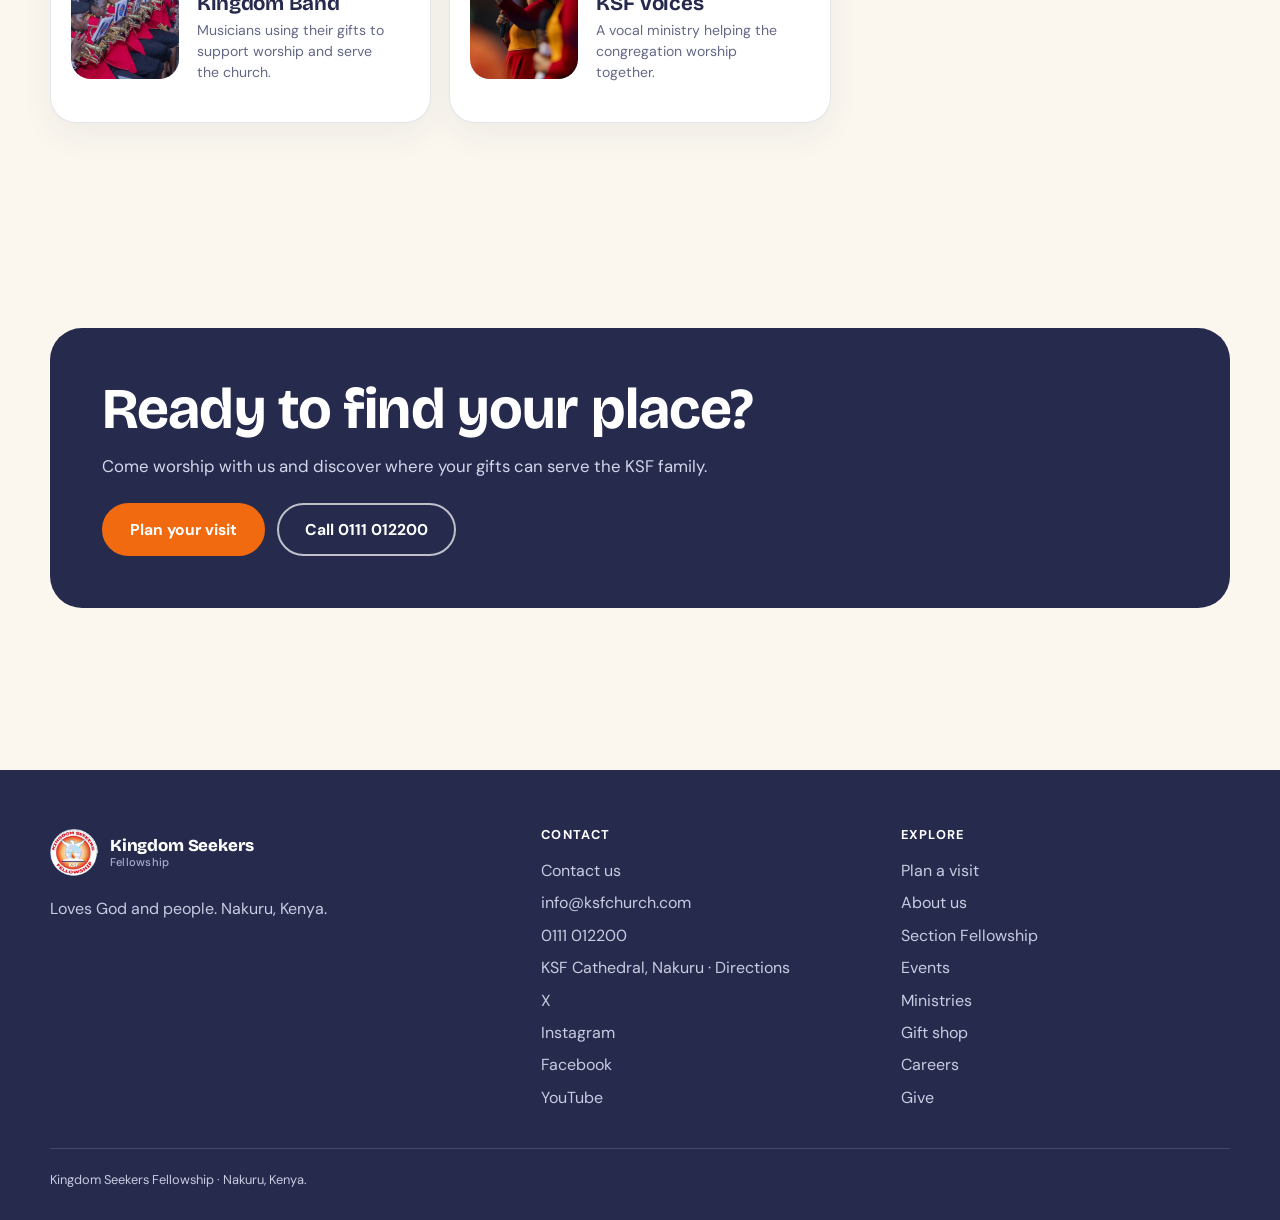
<file: ministries.html>
<!DOCTYPE html>
<html lang="en"><head>
<meta charset="utf-8">
<meta name="viewport" content="width=device-width, initial-scale=1, viewport-fit=cover">
<meta name="color-scheme" content="light">
<link rel="icon" type="image/png" href="images/logo.png">
<link rel="apple-touch-icon" href="images/logo.png">
<meta name="description" content="Discover the ministries of Kingdom Seekers Fellowship and find a place to worship, grow and serve.">
<title>Ministries | Kingdom Seekers Fellowship</title>
<link rel="canonical" href="https://www.ksfchurch.com/ministries.html">
<meta property="og:type" content="website">
<meta property="og:title" content="Ministries | Kingdom Seekers Fellowship">
<meta property="og:description" content="Discover the ministries of Kingdom Seekers Fellowship and find a place to worship, grow and serve.">
<meta property="og:url" content="https://www.ksfchurch.com/ministries.html">
<meta property="og:image" content="https://www.ksfchurch.com/images/hero.jpg">
<meta property="og:image:width" content="1184">
<meta property="og:image:height" content="1132">
<meta property="og:image:alt" content="Worship at Kingdom Seekers Fellowship">
<meta name="twitter:card" content="summary_large_image">
<link rel="preconnect" href="https://fonts.googleapis.com"><link rel="preconnect" href="https://fonts.gstatic.com" crossorigin>
<link href="https://fonts.googleapis.com/css2?family=Bricolage+Grotesque:opsz,wght@12..96,500;12..96,700;12..96,800&family=DM+Sans:wght@400;500;700&display=swap" rel="stylesheet">
<link rel="stylesheet" href="style.css?v=7">
<link rel="stylesheet" href="ministries.css?v=3">
<link rel="stylesheet" href="preloader.css?v=1">
<noscript><style>.site-preloader{display:none}</style></noscript>
</head>
<body>
<a class="skip-link" href="#top">Skip to content</a>
<div class="site-preloader" id="site-preloader" aria-label="Loading Kingdom Seekers Fellowship">
  <div class="preloader-panel top"></div>
  <div class="preloader-panel bottom"></div>
  <div class="preloader-mark"><img src="images/logo.png" alt="" width="150" height="150"><span class="preloader-line"></span></div>
</div>
<header><div class="w nb">
  <a class="br" href="index.html"><img src="images/logo.png" alt="KSF logo" width="150" height="150"><span>Kingdom Seekers<small>Fellowship · Nakuru, Kenya</small></span></a>
  <nav id="nav"><a href="index.html" data-t="home">Home</a><a href="about.html" data-t="about">About Us</a><a href="section-fellowship.html" data-t="section">Section Fellowship</a><a href="events.html" data-t="kev">KSF Events</a><a href="ministries.html" aria-current="page" data-t="min">Ministries</a><a href="contact.html" data-t="contact">Contact</a><details class="nav-more"><summary>More</summary><div class="nav-more-menu"><a href="gift-shop.html">Gift Shop</a><a href="careers.html">Careers</a></div></details><a class="ng" href="index.html#give" data-t="give">Give</a></nav>
  <div class="rt"><a class="btn" href="index.html#give" data-t="give">Give</a><button class="mn" id="mn" aria-label="Menu" aria-expanded="false">☰</button></div>
</div></header>

<main id="top" tabindex="-1">
  <section class="ministry-head"><div class="w">
    <span class="eb" data-t="min">Ministries</span>
    <h1 class="rv" data-t="headline">There’s a place for you to grow and serve.</h1>
    <p class="lede rv" data-t="intro">From prayer and worship to media, outreach and care for every generation, explore the ministries that make up our KSF family.</p>
    <a class="btn rv" href="#ministries" data-t="explore">Explore our ministries</a>
  </div></section>

  <section class="sec ministry-directory" id="ministries"><div class="w">
    <div class="hd rv"><div><span class="eb" data-t="ourMinistries">Our ministries</span><h2 data-t="findPlace">Find your place in the family.</h2></div></div>
    <div class="ministry-grid">
      <details class="ministry-card rv" id="church-without-walls">
        <summary><img src="images/cww.jpg" alt="Church Without Walls" width="160" height="160" loading="lazy" decoding="async"><span class="ministry-copy"><span class="ministry-type">Faith beyond four walls</span><h3>Church Without Walls</h3><span class="ministry-teaser">Worship and the message of hope, shared wherever people are.</span></span><span class="ministry-toggle" aria-hidden="true">+</span></summary>
        <div class="ministry-details"><p>When the pandemic closed church buildings, KSF carried worship and prayer into the digital world. Through television, radio and social media, Church Without Walls connects people across distances with the Gospel, encouragement and a community of faith.</p><p>Its vision is simple: a church without geographical boundaries, where people can receive spiritual nourishment and join in worship wherever they are.</p></div>
      </details>

      <details class="ministry-card rv" id="youth-ministry">
        <summary><img src="images/vol.jpg" alt="A member serving with the KSF community" width="387" height="270" loading="lazy" decoding="async"><span class="ministry-copy"><span class="ministry-type">Faith for the next generation</span><h3>The Youth Ministry</h3><span class="ministry-teaser">A welcoming community for young people to grow in faith and purpose.</span></span><span class="ministry-toggle" aria-hidden="true">+</span></summary>
        <div class="ministry-details"><p>The Youth Ministry supports young people as they grow spiritually, discover their gifts and navigate the move into adulthood. It offers an encouraging place to explore faith, ask questions and build friendships.</p><p>Young members are encouraged to carry their faith into everyday life, not only into Sunday services.</p></div>
      </details>

      <details class="ministry-card rv" id="childrens-ministry">
        <summary><img src="images/new.jpg" alt="A worshipper raising a hand in prayer" width="387" height="270" loading="lazy" decoding="async"><span class="ministry-copy"><span class="ministry-type">A strong start in faith</span><h3>Children’s Ministry</h3><span class="ministry-teaser">Age-appropriate, joyful ways for children to learn about Jesus.</span></span><span class="ministry-toggle" aria-hidden="true">+</span></summary>
        <div class="ministry-details"><p>Children are welcomed into a safe, caring environment where faith can take root. From infants through preteens, teaching is shaped for each age with creative activities such as storytelling, arts and crafts.</p><p>Alongside learning about Jesus, children are encouraged to practice kindness, love and compassion, make lasting friendships and take part in activities throughout the year.</p></div>
      </details>

      <details class="ministry-card rv" id="media-ministry">
        <summary><img class="media-logo" src="images/mbci.png" alt="MBCI logo" width="640" height="642" loading="lazy" decoding="async"><span class="ministry-copy"><span class="ministry-type">The message in every home</span><h3>Media Ministry</h3><span class="ministry-teaser">Faith, useful conversations and Gospel music on air and online.</span></span><span class="ministry-toggle" aria-hidden="true">+</span></summary>
        <div class="ministry-details"><p>Launched with the acquisition of radio and television frequencies in 2015, MBCI TV and Radio bring KSF content to audiences near and far. MBCI TV broadcasts across Kenya, with programmes for families, children and young people, as well as talk shows, features and music.</p><p>MBCI Radio offers round-the-clock programming on sermons, family and community issues, business, health and agriculture, alongside Gospel music. Broadcasts are also available online so listeners can tune in from beyond Kenya.</p></div>
      </details>

      <details class="ministry-card rv" id="womens-ministry">
        <summary><img src="images/new.jpg" alt="A woman worshipping" width="387" height="270" loading="lazy" decoding="async"><span class="ministry-copy"><span class="ministry-type">Growing together</span><h3>The Women’s Ministry</h3><span class="ministry-teaser">Faith, friendship and practical encouragement for women.</span></span><span class="ministry-toggle" aria-hidden="true">+</span></summary>
        <div class="ministry-details"><p>Led by Rev. Naomi Kimani, the Women’s Ministry encourages women to grow spiritually and find support in every season of life. Bible study, prayer and fellowship create space to connect with God and with one another.</p><p>Its welcoming community nurtures resilience, friendship and service, with relationships that continue beyond church gatherings.</p></div>
      </details>

      <details class="ministry-card rv" id="billboard-for-jesus">
        <summary><img src="images/crowd.jpg" alt="The KSF congregation gathered together" width="387" height="240" loading="lazy" decoding="async"><span class="ministry-copy"><span class="ministry-type">Faith in the public square</span><h3>Billboard for Jesus</h3><span class="ministry-teaser">Creative ways to share the hope and love of Jesus in everyday places.</span></span><span class="ministry-toggle" aria-hidden="true">+</span></summary>
        <div class="ministry-details"><p>Billboard for Jesus (B4J) shares the message of Jesus beyond church walls. The ministry uses billboards, banners, social media videos and other multimedia to make messages of faith, hope and love visible in public life.</p><p>B4J welcomes people who want to contribute their time, resources or creative talents to this work.</p></div>
      </details>

      <details class="ministry-card rv" id="mercy-ministry">
        <summary><img src="images/vol.jpg" alt="A volunteer ready to serve" width="387" height="270" loading="lazy" decoding="async"><span class="ministry-copy"><span class="ministry-type">Compassion in action</span><h3>Mercy Ministry</h3><span class="ministry-teaser">Practical help and spiritual encouragement for people in need.</span></span><span class="ministry-toggle" aria-hidden="true">+</span></summary>
        <div class="ministry-details"><p>The Mercy Ministry puts compassion into action through food, clothing and shelter support. Its outreach has included helping families displaced by the 2007 post-election violence, organizing food drives during the COVID-19 pandemic, and delivering supplies to hunger-stricken areas.</p><p>The team also visits prisons, offering practical assistance, spiritual guidance and a message of hope and redemption.</p></div>
      </details>

      <details class="ministry-card rv" id="heavens-gate">
        <summary><img src="images/hg.jpg" alt="Heaven’s Gate Prayer Mountain" width="160" height="160" loading="lazy" decoding="async"><span class="ministry-copy"><span class="ministry-type">Prayer and seeking God</span><h3>Heaven’s Gate</h3><span class="ministry-teaser">A place set apart for prayer and time in God’s presence.</span></span><span class="ministry-toggle" aria-hidden="true">+</span></summary>
        <div class="ministry-details"><p>Heaven’s Gate is a dedicated place for prayer, worship and seeking God. It is a spiritual home for people to pause, pray and draw closer to God together.</p></div>
      </details>

      <details class="ministry-card rv" id="world-revival-centre">
        <summary><img src="images/wrc.jpg" alt="World Revival Centre" width="160" height="160" loading="lazy" decoding="async"><span class="ministry-copy"><span class="ministry-type">The World Revival Centre</span><h3>W.R.C</h3><span class="ministry-teaser">A ministry focused on revival and renewed faith.</span></span><span class="ministry-toggle" aria-hidden="true">+</span></summary>
        <div class="ministry-details"><p>The World Revival Centre (W.R.C) is part of the KSF ministry family, with a heart for spiritual renewal and revival. It invites people to grow in faith and seek God together.</p></div>
      </details>

      <details class="ministry-card rv" id="kingdom-band">
        <summary><img src="images/band.jpg" alt="The Kingdom Band leading worship" width="330" height="330" loading="lazy" decoding="async"><span class="ministry-copy"><span class="ministry-type">Music ministry</span><h3>Kingdom Band</h3><span class="ministry-teaser">Musicians using their gifts to support worship and serve the church.</span></span><span class="ministry-toggle" aria-hidden="true">+</span></summary>
        <div class="ministry-details"><p>Kingdom Band brings musicians together to serve through music. With instruments and a shared love for worship, the band helps lead the congregation in praise and creates space for people to focus on God.</p><p>It is a place to grow in musical skill, work together as a team and use creative gifts in service to the KSF family.</p></div>
      </details>

      <details class="ministry-card rv" id="ksf-voices">
        <summary><img src="images/voices.jpg" alt="KSF Voices singing together" width="340" height="340" loading="lazy" decoding="async"><span class="ministry-copy"><span class="ministry-type">Worship ministry</span><h3>KSF Voices</h3><span class="ministry-teaser">A vocal ministry helping the congregation worship together.</span></span><span class="ministry-toggle" aria-hidden="true">+</span></summary>
        <div class="ministry-details"><p>KSF Voices is a community of singers who use their voices to lead worship and lift up the name of Jesus. Through song, they help create a welcoming atmosphere for the congregation to praise, reflect and draw near to God.</p><p>More than a choir, KSF Voices is a team growing together in faith, harmony and service.</p></div>
      </details>
    </div>
  </div></section>

  <section class="sec ministry-cta-section"><div class="w">
    <div class="ministry-cta rv"><h2 data-t="ready">Ready to find your place?</h2><p data-t="readyCopy">Come worship with us and discover where your gifts can serve the KSF family.</p><div class="row"><a class="btn" href="index.html#visit" data-t="plan">Plan your visit</a><a class="btn o" href="tel:+254111012200">Call 0111 012200</a></div></div>
  </div></section>
</main>

<footer id="contact"><div class="w"><div class="fg">
  <div><a class="br" href="index.html"><img src="images/logo.png" alt="" width="150" height="150" loading="lazy" decoding="async"><span>Kingdom Seekers<small>Fellowship</small></span></a><p style="margin:16px 0 0;max-width:24rem">Loves God and people. Nakuru, Kenya.</p></div>
  <div><h4>Contact</h4><a href="contact.html">Contact us</a><a href="mailto:info@ksfchurch.com">info@ksfchurch.com</a><a href="tel:+254111012200">0111 012200</a><a href="https://maps.app.goo.gl/TbEkT7DkS5dyrQYf7" target="_blank" rel="noopener">KSF Cathedral, Nakuru · Directions</a><a href="https://x.com/apostlejkimani" target="_blank" rel="noopener">X</a><a href="https://www.instagram.com/apostle_john_kimani_william_/" target="_blank" rel="noopener">Instagram</a><a href="https://www.facebook.com/apostlejohnkimaniwilliam" target="_blank" rel="noopener">Facebook</a><a href="https://www.youtube.com/@apostlejohnkimaniwilliam" target="_blank" rel="noopener">YouTube</a></div>
  <div><h4>Explore</h4><a href="index.html#visit">Plan a visit</a><a href="about.html">About us</a><a href="section-fellowship.html">Section Fellowship</a><a href="events.html">Events</a><a href="ministries.html">Ministries</a><a href="gift-shop.html">Gift shop</a><a href="careers.html">Careers</a><a href="index.html#give">Give</a></div>
</div><p class="cp">Kingdom Seekers Fellowship · Nakuru, Kenya.</p></div></footer>

<nav class="bar" aria-label="Quick actions"><a href="https://www.youtube.com/live/AlnOnlBDe-4" target="_blank" rel="noopener"><span aria-hidden="true">▶</span><span data-t="wl">Watch live</span></a><a href="index.html#visit" data-t="plan2">Visit</a><a class="g" href="index.html#give" data-t="give">Give</a></nav>
<div id="toast" role="status" aria-live="polite"></div>
<script src="ministries.js"></script>
<script src="preloader.js?v=1"></script>
</body></html>
</file>
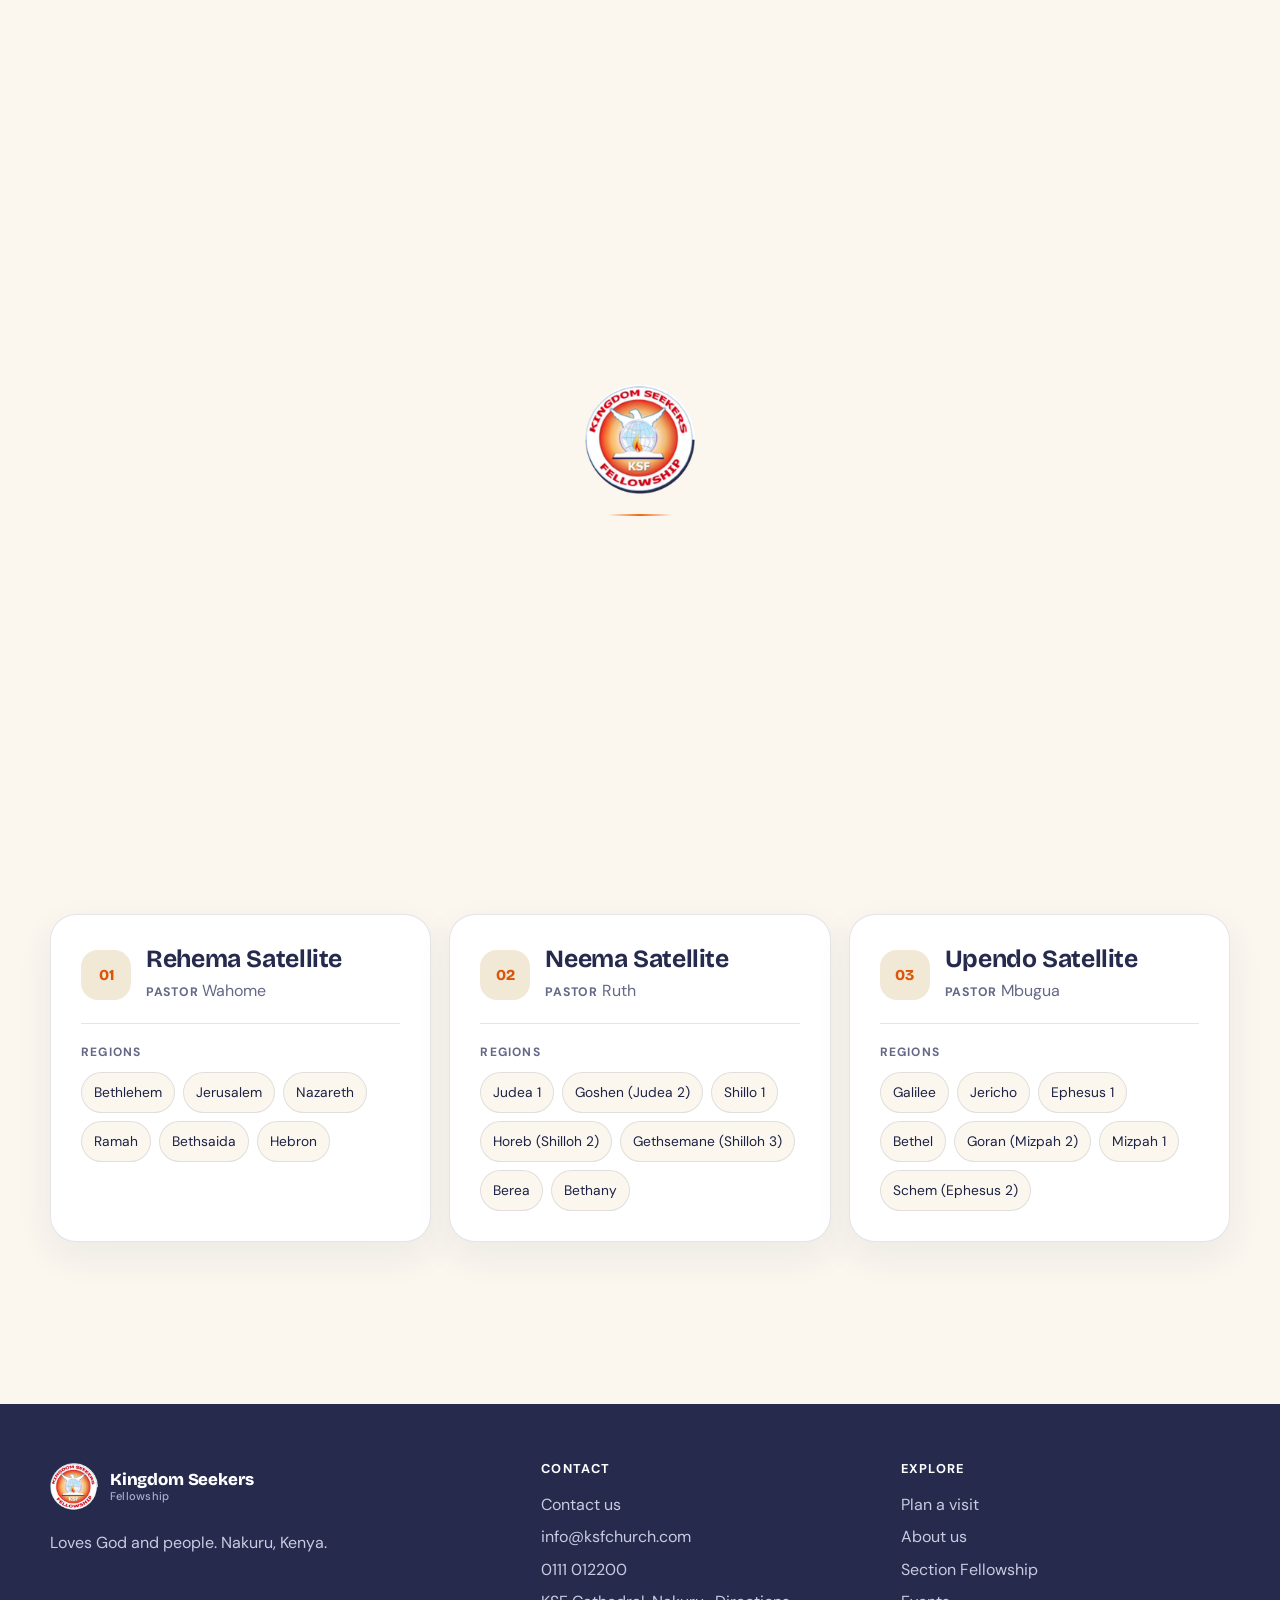
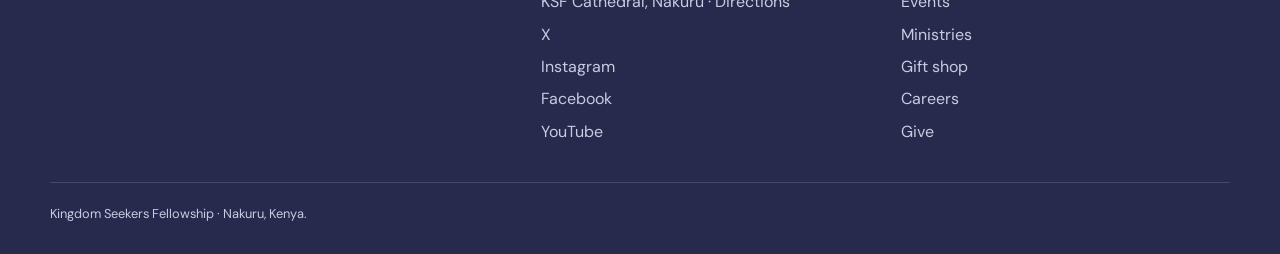
<file: section-fellowship.html>
<!DOCTYPE html>
<html lang="en"><head>
<meta charset="utf-8">
<meta name="viewport" content="width=device-width, initial-scale=1, viewport-fit=cover">
<meta name="color-scheme" content="light">
<link rel="icon" type="image/png" href="images/logo.png">
<link rel="apple-touch-icon" href="images/logo.png">
<meta name="description" content="Find your local satellite and region at Kingdom Seekers Fellowship in Nakuru, Kenya.">
<title>Section Fellowship | Kingdom Seekers Fellowship</title>
<link rel="canonical" href="https://www.ksfchurch.com/section-fellowship.html">
<meta property="og:type" content="website">
<meta property="og:title" content="Section Fellowship | Kingdom Seekers Fellowship">
<meta property="og:description" content="Find your local satellite and region at Kingdom Seekers Fellowship in Nakuru, Kenya.">
<meta property="og:url" content="https://www.ksfchurch.com/section-fellowship.html">
<meta property="og:image" content="https://www.ksfchurch.com/images/hero.jpg">
<meta property="og:image:width" content="1184">
<meta property="og:image:height" content="1132">
<meta property="og:image:alt" content="Worship at Kingdom Seekers Fellowship">
<meta name="twitter:card" content="summary_large_image">
<link rel="preconnect" href="https://fonts.googleapis.com"><link rel="preconnect" href="https://fonts.gstatic.com" crossorigin>
<link href="https://fonts.googleapis.com/css2?family=Bricolage+Grotesque:opsz,wght@12..96,500;12..96,700;12..96,800&family=DM+Sans:wght@400;500;700&display=swap" rel="stylesheet">
<link rel="stylesheet" href="style.css?v=7">
<link rel="stylesheet" href="fellowship.css?v=2">
<link rel="stylesheet" href="preloader.css?v=1">
<noscript><style>.site-preloader{display:none}</style></noscript>
</head>
<body>
<a class="skip-link" href="#top">Skip to content</a>
<div class="site-preloader" id="site-preloader" aria-label="Loading Kingdom Seekers Fellowship">
  <div class="preloader-panel top"></div>
  <div class="preloader-panel bottom"></div>
  <div class="preloader-mark"><img src="images/logo.png" alt="" width="150" height="150"><span class="preloader-line"></span></div>
</div>
<header><div class="w nb">
  <a class="br" href="index.html"><img src="images/logo.png" alt="KSF logo" width="150" height="150"><span>Kingdom Seekers<small>Fellowship · Nakuru, Kenya</small></span></a>
  <nav id="nav"><a href="index.html" data-t="home">Home</a><a href="about.html" data-t="about">About Us</a><a href="section-fellowship.html" aria-current="page" data-t="section">Section Fellowship</a><a href="events.html" data-t="kev">KSF Events</a><a href="ministries.html" data-t="min">Ministries</a><a href="contact.html" data-t="contact">Contact</a><details class="nav-more"><summary>More</summary><div class="nav-more-menu"><a href="gift-shop.html">Gift Shop</a><a href="careers.html">Careers</a></div></details><a class="ng" href="index.html#give" data-t="give">Give</a></nav>
  <div class="rt"><a class="btn" href="index.html#give" data-t="give">Give</a><button class="mn" id="mn" aria-label="Menu" aria-expanded="false">☰</button></div>
</div></header>

<main id="top" tabindex="-1">
  <section class="fellowship-hero"><div class="w">
    <span class="eb" data-t="section">Section Fellowship</span>
    <h1 class="rv" data-t="headline">Find your place in the fellowship.</h1>
    <p class="lede rv" data-t="intro">Get connected with a satellite and region in the Kingdom Seekers Fellowship family.</p>
    <div class="row rv"><a class="btn" href="index.html#visit" data-t="plan">Plan your visit</a><a class="btn o" href="https://www.youtube.com/live/AlnOnlBDe-4" target="_blank" rel="noopener" data-t="watch">Watch live</a></div>
  </div></section>

  <section class="sec fellowship-directory"><div class="w">
    <div class="hd rv"><div><span class="eb" data-t="directory">Our fellowship</span><h2 data-t="regions">KSF Regions</h2></div></div>
    <div class="satellite-grid">
      <article class="satellite-card rv">
        <div class="satellite-heading"><span class="satellite-number" aria-hidden="true">01</span><div><h3>Rehema Satellite</h3><p><span data-t="pastor">Pastor</span> Wahome</p></div></div>
        <h4 data-t="regionsLabel">Regions</h4>
        <ul class="region-list"><li>Bethlehem</li><li>Jerusalem</li><li>Nazareth</li><li>Ramah</li><li>Bethsaida</li><li>Hebron</li></ul>
      </article>
      <article class="satellite-card rv">
        <div class="satellite-heading"><span class="satellite-number" aria-hidden="true">02</span><div><h3>Neema Satellite</h3><p><span data-t="pastor">Pastor</span> Ruth</p></div></div>
        <h4 data-t="regionsLabel">Regions</h4>
        <ul class="region-list"><li>Judea 1</li><li>Goshen (Judea 2)</li><li>Shillo 1</li><li>Horeb (Shilloh 2)</li><li>Gethsemane (Shilloh 3)</li><li>Berea</li><li>Bethany</li></ul>
      </article>
      <article class="satellite-card rv">
        <div class="satellite-heading"><span class="satellite-number" aria-hidden="true">03</span><div><h3>Upendo Satellite</h3><p><span data-t="pastor">Pastor</span> Mbugua</p></div></div>
        <h4 data-t="regionsLabel">Regions</h4>
        <ul class="region-list"><li>Galilee</li><li>Jericho</li><li>Ephesus 1</li><li>Bethel</li><li>Goran (Mizpah 2)</li><li>Mizpah 1</li><li>Schem (Ephesus 2)</li></ul>
      </article>
    </div>
  </div></section>
</main>

<footer id="contact"><div class="w"><div class="fg">
  <div><a class="br" href="index.html"><img src="images/logo.png" alt="" width="150" height="150" loading="lazy" decoding="async"><span>Kingdom Seekers<small>Fellowship</small></span></a><p style="margin:16px 0 0;max-width:24rem">Loves God and people. Nakuru, Kenya.</p></div>
  <div><h4>Contact</h4><a href="contact.html">Contact us</a><a href="mailto:info@ksfchurch.com">info@ksfchurch.com</a><a href="tel:+254111012200">0111 012200</a><a href="https://maps.app.goo.gl/TbEkT7DkS5dyrQYf7" target="_blank" rel="noopener">KSF Cathedral, Nakuru · Directions</a><a href="https://x.com/apostlejkimani" target="_blank" rel="noopener">X</a><a href="https://www.instagram.com/apostle_john_kimani_william_/" target="_blank" rel="noopener">Instagram</a><a href="https://www.facebook.com/apostlejohnkimaniwilliam" target="_blank" rel="noopener">Facebook</a><a href="https://www.youtube.com/@apostlejohnkimaniwilliam" target="_blank" rel="noopener">YouTube</a></div>
  <div><h4>Explore</h4><a href="index.html#visit">Plan a visit</a><a href="about.html">About us</a><a href="section-fellowship.html">Section Fellowship</a><a href="events.html">Events</a><a href="ministries.html">Ministries</a><a href="gift-shop.html">Gift shop</a><a href="careers.html">Careers</a><a href="index.html#give">Give</a></div>
</div><p class="cp">Kingdom Seekers Fellowship · Nakuru, Kenya.</p></div></footer>

<nav class="bar" aria-label="Quick actions"><a href="https://www.youtube.com/live/AlnOnlBDe-4" target="_blank" rel="noopener"><span aria-hidden="true">▶</span><span data-t="watch">Watch live</span></a><a href="index.html#visit" data-t="plan2">Visit</a><a class="g" href="index.html#give" data-t="give">Give</a></nav>
<div id="toast" role="status" aria-live="polite"></div>
<script src="fellowship.js"></script>
<script src="preloader.js?v=1"></script>
</body></html>
</file>
<file: style.css>
:root{--navy:#262b4e;--navy2:#363d6b;--or:#f26a10;--or2:#d9560a;--cta:#f26a10;--cta-hover:#d9560a;--iv:#fbf7ef;--sand:#f1e8d6;--ink:#1d2144;--mute:#646886;--line:rgba(38,43,78,.12);--h:'Bricolage Grotesque','DM Sans',system-ui,sans-serif;--b:'DM Sans',system-ui,-apple-system,'Segoe UI',sans-serif;box-sizing:border-box;padding-top:env(safe-area-inset-top,0px);color-scheme:light}
*,*::before,*::after{box-sizing:inherit}
html{scroll-behavior:smooth;scroll-padding-top:90px}
body{margin:0;background:var(--iv);color:var(--ink);font:400 1rem/1.65 var(--b);overflow-x:clip;padding-bottom:calc(76px + env(safe-area-inset-bottom,0px))}
@media(min-width:800px){body{padding-bottom:0}}
a{color:inherit;text-decoration:none}img{display:block;max-width:100%}
h1,h2,h3{margin:0;font-family:var(--h);font-weight:700;line-height:1.02;letter-spacing:-.015em}
h1{font-size:clamp(3.3rem,10vw,7.4rem)}h1 em{font-style:normal;color:var(--or)}
h2{font-size:clamp(2.1rem,5vw,3.6rem)}h3{font-size:1.35rem;line-height:1.15}
a:focus-visible,button:focus-visible,summary:focus-visible,input:focus-visible,textarea:focus-visible,select:focus-visible,[tabindex]:focus-visible{outline:3px solid var(--or);outline-offset:3px}
.skip-link{position:fixed;top:8px;left:8px;z-index:1100;transform:translateY(-150%);padding:10px 16px;border-radius:8px;background:var(--navy);color:#fff;font-weight:700}
.skip-link:focus{transform:translateY(0)}
.w{width:min(1180px,100% - 36px);margin-inline:auto}
.sec{padding:clamp(56px,8vw,104px) 0}
.eb{display:inline-block;margin:0 0 14px;padding:6px 14px;border-radius:99px;background:var(--sand);color:var(--navy);font-size:.78rem;font-weight:700;letter-spacing:.06em;text-transform:uppercase}
.btn{display:inline-flex;align-items:center;justify-content:center;gap:10px;padding:14px 26px;border:2px solid var(--cta);border-radius:99px;background:var(--cta);color:#fff;font:700 .98rem var(--b);cursor:pointer;transition:transform .25s,background .25s,color .25s,box-shadow .25s}
.btn:hover{transform:translateY(-2px);background:var(--cta-hover);border-color:var(--cta-hover);box-shadow:0 10px 24px rgba(242,106,16,.3)}
.btn.o{background:transparent;color:var(--navy);border-color:var(--navy)}.btn.o:hover{background:var(--navy);color:#fff;box-shadow:none}
.live{width:9px;height:9px;border-radius:50%;background:#1fb35a;box-shadow:0 0 0 0 rgba(31,179,90,.6);animation:pu 2s infinite}.off{background:#b8b3a4;animation:none}
@keyframes pu{70%{box-shadow:0 0 0 9px rgba(31,179,90,0)}100%{box-shadow:0 0 0 0 rgba(31,179,90,0)}}
header{position:sticky;top:env(safe-area-inset-top,0px);z-index:50;background:rgba(251,247,239,.86);-webkit-backdrop-filter:blur(14px);backdrop-filter:blur(14px);border-bottom:1px solid var(--line)}
.nb{display:flex;align-items:center;justify-content:space-between;gap:18px;height:72px}
.br{display:flex;align-items:center;gap:12px;font:800 1.05rem/1.1 var(--h);letter-spacing:-.01em;color:var(--navy)}.br img{width:48px;height:48px}.br small{display:block;font:500 .7rem var(--b);color:var(--mute);letter-spacing:.02em}
@media(max-width:1119px){.nb>.br{gap:0}.nb>.br>span{display:none}.nb>.br img{width:56px;height:56px}}
nav{display:none;gap:4px}nav a,nav .nav-more>summary{padding:9px 11px;border-radius:99px;font-weight:500;font-size:.9rem;transition:background .2s;cursor:pointer;white-space:nowrap}nav a:hover,nav .nav-more>summary:hover{background:var(--sand)}nav .nav-more>summary{list-style:none}nav .nav-more>summary::-webkit-details-marker{display:none}.nav-more{position:relative}.nav-more.current>summary{background:var(--navy);color:#fff}.nav-more-menu{position:absolute;top:calc(100% + 8px);right:0;z-index:55;display:grid;min-width:170px;padding:8px;border:1px solid var(--line);border-radius:16px;background:var(--iv);box-shadow:0 14px 36px rgba(38,43,78,.16)}.nav-more:not([open]) .nav-more-menu{display:none}.nav-more-menu a{display:block}
.rt{display:flex;align-items:center;gap:10px}
.lg{display:flex;padding:3px;border:1px solid var(--line);border-radius:99px}.lg button{padding:5px 11px;border:0;border-radius:99px;background:none;color:var(--mute);font:700 .75rem var(--b);cursor:pointer}.lg button[aria-pressed=true]{background:var(--navy);color:#fff}
.mn{display:grid;place-items:center;width:44px;height:44px;border:1px solid var(--line);border-radius:50%;background:none;font-size:1.2rem;cursor:pointer}
.rt .btn{padding:10px 22px}
@media(max-width:1119px){nav.open{display:flex;flex-direction:column;position:absolute;left:0;right:0;top:72px;padding:14px 18px 20px;background:var(--iv);border-bottom:1px solid var(--line)}nav.open a,nav.open .nav-more>summary{padding:13px 8px;font-size:1.1rem;border-bottom:1px solid var(--line);border-radius:0}nav.open .nav-more-menu{position:static;min-width:0;padding:0 0 0 14px;border:0;border-radius:0;background:transparent;box-shadow:none}}
@media(max-width:799px){.rt .btn{display:none}}
@media(min-width:1120px){nav{display:flex}.mn{display:none}.ng{display:none}}
.hero{padding:clamp(34px,6vw,80px) 0 clamp(50px,7vw,90px)}
.hg{display:grid;gap:40px;align-items:center}@media(min-width:900px){.hg{grid-template-columns:1.1fr .9fr;gap:56px}}
.lede{max-width:34rem;margin:22px 0 30px;font-size:1.15rem;color:var(--mute)}
.row{display:flex;flex-wrap:wrap;gap:12px}
.ph{position:relative}.ph img.m{width:100%;aspect-ratio:4/4.4;object-fit:cover;border-radius:34px;box-shadow:0 30px 60px rgba(38,43,78,.25);transform:perspective(1000px) rotateX(var(--rx,0deg)) rotateY(var(--ry,0deg));transition:transform .4s ease-out}
.chip{position:absolute;left:-14px;bottom:26px;display:flex;align-items:center;gap:12px;max-width:calc(100% - 20px);padding:14px 20px 14px 16px;border-radius:20px;background:#fff;box-shadow:0 16px 40px rgba(38,43,78,.2)}
.chip b{display:block;font:800 1rem/1.2 var(--h)}.chip span{font-size:.82rem;color:var(--mute)}
.tag{position:absolute;right:-8px;top:24px;padding:10px 16px;border-radius:99px;background:var(--navy);color:#fff;font:700 .8rem var(--b);transform:rotate(4deg)}
.plan{background:var(--navy);color:#fff;border-radius:36px;padding:clamp(26px,5vw,56px)}
.plan h2{color:#fff}.plan p{color:#c9cbe0}
.pg{display:grid;gap:30px;margin-top:30px}@media(min-width:900px){.pg{grid-template-columns:1fr 1fr;gap:50px}}
.q{margin-bottom:22px}.q h4{margin:0 0 10px;font:700 .8rem var(--b);letter-spacing:.08em;text-transform:uppercase;color:#a8acd0}
.opts{display:flex;flex-wrap:wrap;gap:8px}
.opt{padding:11px 18px;border:1.5px solid rgba(255,255,255,.25);border-radius:99px;background:none;color:#fff;font:500 .95rem var(--b);cursor:pointer;transition:all .2s}.opt:hover{border-color:#fff}.opt[aria-pressed=true]{background:var(--cta);border-color:var(--cta)}
.res{padding:28px;border-radius:26px;background:#fff;color:var(--ink)}.res h3{font-size:1.7rem;margin-bottom:6px}.res p{color:var(--mute);margin:0 0 14px}
.res ul{margin:0 0 20px;padding:0;list-style:none}.res li{padding:10px 0;border-bottom:1px solid var(--line);display:flex;gap:12px}.res li::before{content:"✓";color:var(--or);font-weight:800}
.hd{display:flex;flex-wrap:wrap;justify-content:space-between;align-items:flex-end;gap:20px;margin-bottom:34px}
.chips{display:flex;flex-wrap:wrap;gap:8px}.ch{padding:9px 18px;border:1.5px solid var(--line);border-radius:99px;background:none;color:var(--ink);font:500 .92rem var(--b);cursor:pointer;transition:all .2s}.ch[aria-pressed=true]{background:var(--navy);border-color:var(--navy);color:#fff}
.gr{display:grid;gap:20px;grid-template-columns:repeat(auto-fill,minmax(270px,1fr))}
.sm{display:block;border-radius:26px;overflow:hidden;background:#fff;border:1px solid var(--line);transition:transform .35s,box-shadow .35s}.sm:hover{transform:translateY(-6px);box-shadow:0 22px 44px rgba(38,43,78,.15)}
.th{position:relative;aspect-ratio:16/10;display:grid;place-items:center;background:linear-gradient(135deg,var(--navy),var(--navy2))}
.th.c1{background:linear-gradient(135deg,#262b4e,#f26a10)}.th.c2{background:linear-gradient(135deg,#363d6b,#262b4e)}.th.c3{background:linear-gradient(135deg,#f26a10,#262b4e)}
.th::after{content:"▶";display:grid;place-items:center;width:54px;height:54px;border-radius:50%;background:rgba(255,255,255,.92);color:var(--or);font-size:1rem;padding-left:4px}
.th i{position:absolute;left:14px;top:14px;padding:5px 12px;border-radius:99px;background:rgba(255,255,255,.18);color:#fff;font:700 .72rem var(--b);font-style:normal;letter-spacing:.06em;text-transform:uppercase;-webkit-backdrop-filter:blur(6px);backdrop-filter:blur(6px)}
.sm div.t{padding:18px 20px 22px}.sm .t h3{margin-bottom:6px;color:var(--ink)}.sm .t span{color:var(--mute);font-size:.9rem}
.ev{display:grid;gap:12px}
.er{display:flex;align-items:center;gap:20px;padding:16px 22px;border:1px solid var(--line);border-radius:22px;background:#fff;transition:transform .25s}.er:hover{transform:translateX(6px)}
.dt{flex:none;display:grid;place-items:center;width:64px;height:64px;border-radius:18px;background:var(--sand);text-align:center;line-height:1.05}.dt b{font:800 1.5rem var(--h)}.dt small{font-size:.68rem;font-weight:700;letter-spacing:.08em;text-transform:uppercase;color:var(--or2)}
.er h3{font-size:1.15rem}.er p{margin:0;color:var(--mute);font-size:.9rem}.er .go{margin-left:auto;font-size:.82rem;font-weight:700;color:var(--or2);white-space:nowrap}
.jg{display:grid;gap:18px}@media(min-width:800px){.jg{grid-template-columns:repeat(3,1fr)}}
.jc{position:relative;display:flex;flex-direction:column;justify-content:flex-end;min-height:400px;padding:26px;border-radius:30px;overflow:hidden;color:#fff;background:var(--navy);transform:perspective(900px) rotateX(var(--rx,0deg)) rotateY(var(--ry,0deg));transition:transform .4s ease-out}
.jc img{position:absolute;inset:0;width:100%;height:100%;object-fit:cover}.jc::before{content:"";position:absolute;inset:0;z-index:1;background:linear-gradient(transparent 28%,rgba(38,43,78,.96))}
.jc>*:not(img){position:relative;z-index:2}.jc h3{color:#fff;font-size:1.8rem;margin-bottom:6px}.jc p{margin:0 0 18px;color:#e2e3f0}.jc .btn{align-self:flex-start;padding:11px 22px}
.give{display:grid;gap:30px;align-items:center;padding:clamp(26px,5vw,56px);border-radius:36px;background:var(--sand)}@media(min-width:900px){.give{grid-template-columns:1fr 1fr;gap:56px}}
.mp{padding:28px;border-radius:26px;background:#fff;box-shadow:0 18px 40px rgba(38,43,78,.1)}.mp small{display:block;color:var(--mute);font-size:.78rem;font-weight:700;letter-spacing:.08em;text-transform:uppercase}
.mp .no{margin:4px 0 16px;font:800 2.4rem/1.1 var(--h);color:var(--navy)}.mp .chips{margin:12px 0 20px}
.mp .payment-values{margin:5px 0 16px;color:var(--navy);font:800 clamp(1.35rem,3vw,2rem)/1.35 var(--h);letter-spacing:-.02em}
.mp .account-value{font-size:1.5rem}
.mp .mobile-payment{font-size:1.45rem;letter-spacing:.01em}
.mp .payment-note,.mp .mission-note{margin:0 0 16px;color:var(--mute);font-size:.82rem;line-height:1.6}
.mp .mission-note a{color:var(--or2);font-weight:700}
.mp [hidden]{display:none}
.ap{position:relative;overflow:hidden;display:grid;gap:18px;padding:clamp(30px,6vw,72px);border-radius:36px;color:#fff;background:var(--navy)}
.ap::before{content:"";position:absolute;inset:0;background:var(--bg) center/cover;opacity:.22}.ap>*{position:relative;max-width:42rem}.ap h2{color:#fff}.ap p{margin:0;color:#d4d6ea}
.mg{display:grid;gap:16px;grid-template-columns:repeat(auto-fill,minmax(240px,1fr))}
.mc{display:flex;flex-direction:column;align-items:center;gap:6px;padding:28px 20px;border:1px solid var(--line);border-radius:28px;background:#fff;text-align:center;transition:transform .3s,box-shadow .3s}.mc:hover{transform:translateY(-6px);box-shadow:0 20px 40px rgba(38,43,78,.12)}
.mc img{width:110px;height:110px;margin-bottom:10px;border-radius:50%;object-fit:cover;border:4px solid var(--sand)}.mc p{margin:0;color:var(--mute);font-size:.92rem}
footer{margin-top:60px;padding:56px 0 30px;background:var(--navy);color:#c9cbe0}
.fg{display:grid;gap:30px}@media(min-width:800px){.fg{grid-template-columns:1.4fr 1fr 1fr}}
footer h4{margin:0 0 12px;color:#fff;font:700 .8rem var(--b);letter-spacing:.1em;text-transform:uppercase}footer a{display:block;padding:3px 0}footer a:hover{color:#fff}
footer .br{color:#fff}footer .br small{color:#a8acd0}.cp{margin:34px 0 0;padding-top:20px;border-top:1px solid rgba(255,255,255,.14);font-size:.8rem}
.bar{position:fixed;left:0;right:0;bottom:0;z-index:60;display:grid;grid-template-columns:1fr 1fr 1fr;gap:8px;padding:10px 12px calc(10px + env(safe-area-inset-bottom,0px));background:rgba(251,247,239,.94);-webkit-backdrop-filter:blur(14px);backdrop-filter:blur(14px);border-top:1px solid var(--line)}
.bar a{display:flex;align-items:center;justify-content:center;gap:8px;padding:12px 6px;border-radius:99px;font:700 .86rem var(--b);color:var(--navy);background:var(--sand)}.bar a.g{background:var(--cta);color:#fff}@media(min-width:800px){.bar{display:none}}
.rv{opacity:0;transform:translateY(24px);transition:opacity .8s ease,transform .8s cubic-bezier(.16,1,.3,1)}.rv.in{opacity:1;transform:none}
@media(prefers-reduced-motion:reduce){*,*::before,*::after{animation:none!important;transition:none!important;scroll-behavior:auto!important}.rv{opacity:1;transform:none}}

.hero{position:relative;isolation:isolate;display:grid;place-items:center;min-height:min(86svh,780px);padding:96px 0 80px;text-align:center;color:#fff}
.hero::before{content:"";position:absolute;inset:0;z-index:-2;background:var(--hb) center/cover}
.hero::after{content:"";position:absolute;inset:0;z-index:-1;background:linear-gradient(rgba(38,43,78,.74),rgba(38,43,78,.52) 50%,rgba(38,43,78,.88))}
.hero .eb{position:absolute;left:max(18px,calc((100vw - 1180px)/2));top:26px;margin:0;background:rgba(255,255,255,.14);color:#fff;border:1px solid rgba(255,255,255,.28);-webkit-backdrop-filter:blur(8px);backdrop-filter:blur(8px)}
.hero h1{color:#fff;font-size:clamp(3.6rem,13vw,9.5rem)}.hero .row{justify-content:center;margin-top:36px}
.hero .btn.o{color:#fff;border-color:rgba(255,255,255,.7)}.hero .btn.o:hover{background:#fff;color:var(--navy)}
.visit-strip{padding:18px 0;background:#fff;border-bottom:1px solid var(--line)}
.visit-strip-inner{display:grid;grid-template-columns:repeat(4,minmax(0,1fr));gap:18px}
.visit-time,.visit-location{display:grid;align-content:center;gap:3px;min-width:0}
.visit-time span,.visit-location>span{color:var(--mute);font-size:.76rem;font-weight:700;letter-spacing:.04em;text-transform:uppercase}
.visit-time strong,.visit-location strong{color:var(--navy);font-size:.98rem;line-height:1.45}
.visit-times-list{display:grid;gap:5px}
.visit-times-list>div{display:grid;gap:1px}
.visit-times-list b{color:var(--navy);font-size:.9rem}
.visit-location a{color:var(--or2);font-size:.88rem;font-weight:700}
.visit-location a:hover{text-decoration:underline}
.sermon-grid{display:grid;grid-template-columns:repeat(auto-fit,minmax(min(100%,290px),1fr));gap:20px}
.sermon-video{min-width:0;padding:16px;border:1px solid var(--line);border-radius:24px;background:#fff;box-shadow:0 12px 30px rgba(38,43,78,.08)}
.sermon-video h3{margin:0 0 12px;color:var(--navy);font-size:1.12rem}
.sermon-video p{margin:10px 0 0;color:var(--mute);font-size:.9rem}
.sermon-frame{aspect-ratio:16/9;overflow:hidden;border-radius:14px;background:var(--navy)}
.sermon-frame iframe{display:block;width:100%;height:100%;border:0}
@media(min-width:1120px){nav a{padding:9px 11px;font-size:.9rem}}
.pg{grid-template-columns:1fr}@media(min-width:900px){.pg{grid-template-columns:1fr 1.1fr}}
.fest{display:grid;gap:30px;padding:clamp(18px,3vw,34px);border-radius:34px;background:#fff;box-shadow:0 24px 60px rgba(38,43,78,.12)}
@media(min-width:900px){.fest{grid-template-columns:minmax(0,370px) 1fr;gap:44px;align-items:center}}
.fl{display:block;width:100%;padding:0;border:0;border-radius:22px;overflow:hidden;background:var(--sand);cursor:zoom-in;transition:transform .4s}.fl:hover{transform:scale(1.02) rotate(-.6deg)}.fl img{width:100%;height:auto}
.cd{display:inline-block;padding:7px 16px;border-radius:99px;background:var(--or);color:#fff;font:700 .8rem var(--b);letter-spacing:.04em}
.fd h3{margin:14px 0 6px;font-size:clamp(1.9rem,4vw,2.9rem);color:var(--navy)}.th2{margin:0 0 14px;color:var(--or2);font-weight:700}
.qt{padding:14px 18px;border-left:4px solid var(--or);border-radius:0 14px 14px 0;background:var(--iv)}.qt b{color:var(--or2)}
.mt{display:grid;gap:12px;margin:18px 0 22px;padding:0;list-style:none}.mt li{display:flex;gap:14px}.mt strong{flex:none;width:84px;padding-top:3px;color:var(--mute);font:700 .74rem var(--b);letter-spacing:.08em;text-transform:uppercase}
.dlg{width:min(540px,94vw);max-height:94vh;padding:0;border:0;background:transparent;overflow:visible}.dlg::backdrop{background:rgba(20,22,45,.82);-webkit-backdrop-filter:blur(6px);backdrop-filter:blur(6px)}
.dlg img{width:100%;height:auto;max-height:92vh;object-fit:contain;border-radius:18px}.dlg button{position:absolute;right:-6px;top:-14px;width:40px;height:40px;border:0;border-radius:50%;background:#fff;color:var(--navy);font-size:1.4rem;cursor:pointer}
.apo{display:grid;gap:34px;align-items:center;padding:clamp(24px,5vw,60px);border-radius:36px;background:var(--navy);color:#fff}
@media(min-width:860px){.apo{grid-template-columns:minmax(0,360px) 1fr;gap:56px}}
.apo img{width:100%;max-width:360px;aspect-ratio:4/4.7;object-fit:cover;margin-inline:auto;border-radius:26px;box-shadow:0 26px 50px rgba(0,0,0,.35)}
.apo h2{margin-bottom:18px;color:#fff}.apo .cols{columns:1;column-gap:34px;margin-bottom:22px}@media(min-width:1000px){.apo .cols{columns:2}}.apo p{margin:0 0 1em;color:#d4d6ea;break-inside:avoid}
.apo-socials{display:flex;gap:9px;margin:0 0 16px}
.apo-socials a{display:grid;place-items:center;width:34px;height:34px;border:1px solid rgba(255,255,255,.82);border-radius:3px;color:#fff;transition:background .2s,color .2s,transform .2s}
.apo-socials a:hover{transform:translateY(-2px);background:#fff;color:var(--navy)}
.apo-socials svg{width:18px;height:18px;fill:currentColor}
.apo-socials svg rect,.apo-socials svg circle{fill:none}
.mg{grid-template-columns:repeat(2,1fr)}@media(min-width:900px){.mg{grid-template-columns:repeat(3,1fr)}}@media(max-width:480px){.mc img{width:84px;height:84px}.mc{padding:20px 12px}}
#toast{position:fixed;left:50%;bottom:96px;z-index:80;padding:12px 22px;border-radius:99px;background:var(--navy);color:#fff;font-size:.9rem;opacity:0;transform:translate(-50%,16px);transition:opacity .3s,transform .3s;pointer-events:none}#toast.on{opacity:1;transform:translate(-50%,0)}

/* ===== fixes.css : load after style.css ===== */

/* 1. Plan your first visit: words and white card side by side, level, and compact */
.plan{padding:clamp(28px,4vw,48px) !important}
.plan .pg{
  display:grid !important;
  grid-template-columns:minmax(0,1.05fr) minmax(0,1fr) !important;
  gap:clamp(24px,4vw,56px) !important;
  align-items:center !important;
  margin:0 !important;
}
.plan .pl h2{margin:14px 0 8px}
.plan .pl > p{margin:0 0 22px}
.plan .q{margin:0}
.plan .res{margin:0 !important;min-height:0 !important;align-self:center}
@media (max-width:860px){
  .plan .pg{grid-template-columns:1fr !important}
}
@media(max-width:700px){
  .visit-strip{padding:18px 0}
  .visit-strip-inner{grid-template-columns:repeat(2,minmax(0,1fr));gap:10px}
  .visit-time,.visit-location{align-content:start;gap:7px;min-height:120px;padding:14px 12px;border:1px solid var(--line);border-radius:16px;background:var(--iv)}
  .visit-time span,.visit-location>span{font-size:.65rem;letter-spacing:.035em}
  .visit-time strong,.visit-location strong{font-size:.88rem}
  .visit-times-list{gap:7px}
  .visit-times-list>div{gap:0}
  .visit-times-list strong{font-size:.78rem}
  .visit-times-list b{font-size:.85rem}
  .visit-location a{font-size:.82rem}
}

/* 2. MBCI Media: show the logo whole instead of cropping it */
.mc.mc-logo img{
  object-fit:contain !important;
  background:#f5fbfa;
  padding:6%;
  box-sizing:border-box;
}

/* 3. About us section */
.ab{display:grid;gap:clamp(48px,7vw,96px)}
.ab h3{font-size:clamp(1.8rem,3.2vw,2.6rem);line-height:1.1;margin:0 0 16px}
.ab p{color:var(--mute);font-size:1.05rem;line-height:1.75;margin:0;max-width:36rem}
.ab img{display:block;width:100%}

.ab-journey{
  display:grid;
  grid-template-columns:minmax(0,1fr) minmax(0,1fr);
  gap:clamp(24px,5vw,64px);
  align-items:center;
}
.ab-road{width:100%;height:auto;max-height:340px}

.ab-mission{
  display:grid;
  grid-template-columns:minmax(0,1fr) minmax(0,1fr);
  background:#26284f;
  border-radius:28px;
  overflow:hidden;
}
.ab-mission img{height:100%;min-height:320px;object-fit:cover}
.ab-mission .ab-txt{padding:clamp(28px,5vw,64px);align-self:center}
.ab-mission h3{color:#fff}
.ab-mission p{color:rgba(255,255,255,.86)}

.ab-mbci{
  display:grid;
  grid-template-columns:minmax(0,1.1fr) minmax(0,1fr);
  gap:clamp(24px,5vw,64px);
  align-items:center;
}
.ab-mbci img{border-radius:24px;aspect-ratio:4/3;object-fit:cover}
.ab-mbci h3{font-size:clamp(1.6rem,2.8vw,2.2rem)}

.ab-tent img{
  height:clamp(240px,36vw,420px);
  object-fit:cover;
  border-radius:28px;
}
.ab-tent-card{
  position:relative;
  max-width:46rem;
  margin:-72px auto 0;
  padding:clamp(24px,4vw,40px);
  background:#fff;
  border-radius:24px;
  text-align:center;
  box-shadow:0 20px 50px rgba(38,40,79,.14);
}
.ab-tent-card p{margin:0 auto}

@media (max-width:860px){
  .ab-journey,.ab-mission,.ab-mbci{grid-template-columns:1fr}
  .ab-mission img{min-height:240px;max-height:320px}
  .ab-tent-card{margin:-48px 16px 0}
}
</file>
<file: about.css>
/* ===== about.css : used by about.html (load after style.css) ===== */

/* current page in the menu */
nav a[aria-current="page"]{background:var(--navy);color:#fff}

/* page header */
.abp-head{padding:clamp(40px,7vw,88px) 0 clamp(40px,6vw,72px)}
.abp-head h1{max-width:14ch;font-size:clamp(2.7rem,7.4vw,5.6rem)}
.abp-head .lede{max-width:36rem}
.abp-gallery{
  display:grid;
  grid-template-columns:minmax(0,1.1fr) minmax(0,.8fr);
  grid-template-rows:minmax(0,1fr);
  height:clamp(460px,51vw,648px);
  gap:clamp(12px,2vw,20px);
  align-items:stretch;
  margin-top:clamp(32px,5vw,52px);
}
.abp-gallery-main{position:relative;min-height:0;border-radius:30px;overflow:hidden;background:var(--navy)}
.abp-gallery-main img{position:absolute;inset:0;width:100%;height:100%;object-fit:cover}
.abp-gallery-stack{display:grid;grid-template-rows:repeat(2,minmax(0,1fr));gap:clamp(18px,3vw,28px)}
.abp-gallery-stack img{width:100%;height:100%;min-height:0;object-fit:cover;border-radius:26px}
@media (max-width:980px){
  .abp-head{padding-top:clamp(32px,8vw,56px)}
  .abp-head h1{max-width:9ch}
  .abp-head .lede{max-width:28rem}
  .abp-gallery{grid-template-columns:minmax(0,1fr) minmax(0,1fr)}
}
@media (max-width:620px){
  .abp-head h1{font-size:clamp(2.8rem,13vw,4.1rem);line-height:.92;max-width:8.5ch}
  .abp-head .lede{font-size:1.05rem}
  .abp-gallery{height:auto;grid-template-columns:1fr}
  .abp-gallery-main{min-height:380px}
  .abp-gallery-stack{grid-template-columns:1fr 1fr;grid-template-rows:auto}
  .abp-gallery-stack img{min-height:150px;aspect-ratio:1/1}
}

/* story blocks */
.ab{display:grid;gap:clamp(56px,8vw,104px)}
.ab h2{font-size:clamp(1.9rem,4vw,3rem);line-height:1.05;margin:0 0 16px}
.ab p{color:var(--mute);font-size:1.05rem;line-height:1.75;margin:0;max-width:36rem}
.ab img{display:block;width:100%}

.ab-journey{
  display:grid;
  grid-template-columns:minmax(0,1fr) minmax(0,1fr);
  gap:clamp(24px,5vw,64px);
  align-items:center;
}
.ab-road{width:100%;height:auto;max-height:340px}

.ab-mission{
  display:grid;
  grid-template-columns:minmax(0,1fr) minmax(0,1fr);
  background:var(--navy);
  border-radius:32px;
  overflow:hidden;
}
.ab-mission img{height:100%;min-height:320px;object-fit:cover}
.ab-mission .ab-txt{padding:clamp(28px,5vw,64px);align-self:center}
.ab-mission h2{color:#fff}
.ab-mission p{color:rgba(255,255,255,.86)}

.ab-mbci{
  display:grid;
  grid-template-columns:minmax(0,1.1fr) minmax(0,1fr);
  gap:clamp(24px,5vw,64px);
  align-items:center;
}
.ab-mbci img{border-radius:28px;aspect-ratio:4/3;object-fit:cover}
.ab-mbci h2{font-size:clamp(1.7rem,3vw,2.4rem)}

.ab-tent img{
  height:clamp(240px,36vw,420px);
  object-fit:cover;
  border-radius:32px;
}
.ab-tent-card{
  position:relative;
  max-width:46rem;
  margin:-72px auto 0;
  padding:clamp(24px,4vw,40px);
  background:#fff;
  border-radius:26px;
  text-align:center;
  box-shadow:0 20px 50px rgba(38,43,78,.14);
}
.ab-tent-card h2{font-size:clamp(1.7rem,3vw,2.4rem)}
.ab-tent-card p{margin:0 auto}

@media (max-width:860px){
  .ab-journey,.ab-mission,.ab-mbci{grid-template-columns:1fr}
  .ab-mission img{min-height:240px;max-height:320px}
  .ab-tent-card{margin:-48px 16px 0}
}

/* closing call to action */
.abp-cta{display:grid;gap:14px;padding:clamp(28px,5vw,56px);border-radius:36px;background:var(--navy);color:#fff}
.abp-cta h2{color:#fff}
.abp-cta p{margin:0;color:#c9cbe0;font-size:1.1rem}
.abp-cta .row{margin-top:10px}
.abp-cta .btn.o{color:#fff;border-color:rgba(255,255,255,.7)}
.abp-cta .btn.o:hover{background:#fff;color:var(--navy)}
</file>
<file: preloader.css>
.site-preloader{
  position:fixed;
  inset:0;
  z-index:1000;
  display:grid;
  place-items:center;
  overflow:hidden;
  background:transparent;
}
.preloader-panel{
  position:absolute;
  right:0;
  left:0;
  height:50.5%;
  background:var(--iv);
  transition:transform 1s cubic-bezier(.76,0,.24,1);
}
.preloader-panel.top{top:0}
.preloader-panel.bottom{bottom:0}
.preloader-mark{
  position:relative;
  z-index:1;
  display:grid;
  justify-items:center;
  gap:20px;
}
.preloader-mark::before{
  position:absolute;
  top:55px;
  left:50%;
  width:112px;
  height:112px;
  margin:-56px 0 0 -56px;
  border:1px solid var(--or);
  border-radius:50%;
  content:"";
  opacity:0;
  animation:ksf-ring-pulse 2.2s ease-out infinite;
}
.preloader-mark img{
  width:110px;
  height:110px;
  object-fit:contain;
  animation:ksf-logo-breathe 2.2s ease-in-out infinite;
}
.preloader-line{
  display:block;
  width:64px;
  height:2px;
  border-radius:2px;
  background:linear-gradient(90deg,transparent,var(--or),transparent);
  animation:ksf-line-glow 2.2s ease-in-out infinite;
}
.site-preloader.is-leaving{pointer-events:none}
.site-preloader.is-leaving .preloader-mark::before,
.site-preloader.is-leaving .preloader-line{
  opacity:0;
  animation:none;
}
.site-preloader.is-leaving .preloader-mark img{
  animation:ksf-logo-out .6s ease forwards;
}
.site-preloader.is-leaving .preloader-panel.top{
  transform:translateY(-101%);
  transition-delay:.35s;
}
.site-preloader.is-leaving .preloader-panel.bottom{
  transform:translateY(101%);
  transition-delay:.35s;
}
body.is-loading{overflow:hidden}
@keyframes ksf-logo-breathe{
  0%,100%{opacity:.55;transform:scale(.96)}
  50%{opacity:1;transform:scale(1)}
}
@keyframes ksf-line-glow{
  0%,100%{opacity:.25}
  50%{opacity:1}
}
@keyframes ksf-ring-pulse{
  0%{opacity:.45;transform:scale(1)}
  100%{opacity:0;transform:scale(1.8)}
}
@keyframes ksf-logo-out{
  to{opacity:0;transform:scale(1.12)}
}
@media(prefers-reduced-motion:reduce){
  .site-preloader{display:none}
}
</file>
<file: careers.css>
nav a[aria-current="page"]{background:var(--navy);color:#fff}

.careers-head{padding:clamp(42px,8vw,96px) 0 clamp(32px,6vw,68px);background:linear-gradient(135deg,var(--sand),var(--iv) 62%)}
.careers-head h1{max-width:13ch;font-size:clamp(2.8rem,7.5vw,5.9rem)}
.careers-head .lede{max-width:38rem}
.openings-section{padding-top:0}
.openings-empty{display:grid;justify-items:center;max-width:850px;margin-inline:auto;padding:clamp(32px,7vw,72px) clamp(22px,6vw,64px);border:1px solid var(--line);border-radius:32px;background:#fff;text-align:center;box-shadow:0 18px 48px rgba(38,43,78,.08)}
.openings-mark{display:grid;place-items:center;width:72px;height:72px;margin-bottom:18px;border-radius:24px;background:var(--sand);color:var(--or);font-size:2rem}
.opening-status{margin-bottom:10px;color:var(--or2);font-size:.75rem;font-weight:700;letter-spacing:.08em;text-transform:uppercase}
.openings-empty h3{max-width:24ch;color:var(--navy);font-size:clamp(1.6rem,4vw,2.25rem)}
.openings-empty>p:not(.openings-footnote){max-width:38rem;margin:14px 0 24px;color:var(--mute)}
.openings-footnote{max-width:42rem;margin:20px 0 0;color:var(--mute);font-size:.8rem;line-height:1.55}
</file>
<file: contact.css>
nav a[aria-current="page"]{background:var(--navy);color:#fff}

.contact-head{padding:clamp(42px,8vw,96px) 0 clamp(28px,5vw,56px);background:linear-gradient(135deg,var(--sand),var(--iv) 62%)}
.contact-head h1{max-width:13ch;font-size:clamp(2.8rem,7.5vw,5.9rem)}
.contact-head .lede{max-width:39rem}
.contact-content{padding-top:0}
.contact-layout{display:grid;gap:clamp(28px,5vw,64px);align-items:start}
@media(min-width:900px){.contact-layout{grid-template-columns:minmax(0,.9fr) minmax(0,1.1fr)}}
.contact-details{display:grid;gap:14px}
.contact-card{display:flex;align-items:center;gap:18px;padding:22px;border:1px solid var(--line);border-radius:24px;background:#fff}
.contact-icon{display:grid;flex:none;place-items:center;width:50px;height:50px;border-radius:17px;background:var(--sand);color:var(--or2);font:700 1.35rem var(--h)}
.contact-card h2{margin:0 0 5px;color:var(--navy);font-size:1.16rem;letter-spacing:-.01em}
.contact-card p{margin:0;color:var(--mute)}
.contact-card a{font-weight:700;color:var(--ink);overflow-wrap:anywhere}
.contact-card .contact-action{display:inline-flex;align-items:center;gap:7px;margin-top:8px;color:var(--or2);font-size:.88rem}
.contact-extra{padding:clamp(24px,4vw,36px);border-radius:26px;background:var(--navy);color:#fff}
.contact-extra h2{font-size:1.7rem}
.contact-extra p{margin:10px 0 18px;color:#d4d6ea}
.contact-extra>a{font-weight:700;color:#fff}
.contact-extra>a span{color:#ff9b59}
.contact-form-card{padding:clamp(24px,4.5vw,44px);border:1px solid var(--line);border-radius:30px;background:#fff;box-shadow:0 18px 48px rgba(38,43,78,.08)}
.contact-form-card>h2{font-size:clamp(1.7rem,3vw,2.25rem)}
.contact-form-card>p{margin:12px 0 24px;color:var(--mute)}
#contact-form{display:grid;gap:17px}
.field-pair{display:grid;gap:17px}
@media(min-width:600px){.field-pair{grid-template-columns:1fr 1fr}}
.field{display:grid;gap:7px}
.field label{font-size:.86rem;font-weight:700;color:var(--navy)}
.field label span{color:var(--or2)}
.field input,.field textarea{width:100%;min-height:48px;padding:12px 14px;border:1px solid rgba(38,43,78,.2);border-radius:13px;background:#fff;color:var(--ink);font:400 1rem/1.5 var(--b)}
.field textarea{min-height:150px;resize:vertical}
.field input:focus,.field textarea:focus{outline:3px solid rgba(242,106,16,.22);border-color:var(--or)}
.form-note,.form-fallback{margin:0;color:var(--mute);font-size:.8rem;line-height:1.55}
#contact-form .btn{justify-self:start}
.form-status:empty{display:none}
.form-status{margin:0;color:var(--navy);font-size:.9rem}
.form-fallback a{color:var(--or2);font-weight:700}
@media(max-width:480px){.contact-card{padding:17px}.contact-form-card{border-radius:24px}}
</file>
<file: events.css>
nav a[aria-current="page"]{background:var(--navy);color:#fff}

.events-head{padding:clamp(42px,8vw,96px) 0 clamp(28px,5vw,56px)}
.events-head h1{max-width:14ch;font-size:clamp(2.7rem,7.4vw,5.6rem)}
.events-head .lede{max-width:38rem}
.event-list{padding-top:0}
.event-card{
  display:grid;
  gap:clamp(22px,4vw,38px);
  max-width:1000px;
  margin-inline:auto;
  padding:clamp(16px,2.7vw,28px);
  border:1px solid var(--line);
  border-radius:30px;
  background:#fff;
  box-shadow:0 20px 50px rgba(38,43,78,.1);
}
@media(min-width:760px){.event-card{grid-template-columns:minmax(0, .72fr) minmax(0,1.28fr);align-items:center}}
.event-flyer{position:relative;display:block;width:100%;padding:0;overflow:hidden;border:0;border-radius:20px;background:var(--sand);cursor:zoom-in}
.event-flyer img{width:100%;max-height:520px;aspect-ratio:1/1;object-fit:cover;transition:transform .35s}
.event-flyer:hover img{transform:scale(1.025)}
.event-flyer span{position:absolute;right:12px;bottom:12px;padding:7px 12px;border-radius:99px;background:rgba(38,43,78,.88);color:#fff;font-size:.78rem;font-weight:700}
.event-info h2{margin:14px 0 8px;color:var(--navy);font-size:clamp(1.8rem,3.8vw,2.55rem);line-height:1.08}
.event-info>p{color:var(--mute)}
.event-theme{margin:0 0 14px;color:var(--or2)!important;font-weight:700}
.event-verse{margin:0;padding:13px 16px;border-left:4px solid var(--or);border-radius:0 14px 14px 0;background:var(--iv)}
.event-verse b{color:var(--or2)}
.event-details{display:grid;gap:12px;margin:18px 0;padding:0}
.event-details>div{display:grid;grid-template-columns:78px 1fr;gap:12px}
.event-details dt{padding-top:2px;color:var(--mute);font-size:.72rem;font-weight:700;letter-spacing:.07em;text-transform:uppercase}
.event-details dd{margin:0}
.event-invite{margin-bottom:18px}
.event-actions{gap:9px}
.event-actions .btn{padding:11px 17px;font-size:.88rem}
.no-events{max-width:1000px;margin:18px auto;color:var(--mute)}
.events-cta{display:grid;gap:14px;padding:clamp(28px,5vw,52px);border-radius:32px;background:var(--navy);color:#fff}
.events-cta h2{color:#fff}
.events-cta p{margin:0;color:#d4d6ea;font-size:1.05rem}
.events-cta .btn{justify-self:start;margin-top:8px}
.event-dialog{width:min(540px,94vw);max-height:94vh;padding:0;border:0;background:transparent;overflow:visible}
.event-dialog::backdrop{background:rgba(20,22,45,.82);backdrop-filter:blur(6px)}
.event-dialog img{width:100%;height:auto;max-height:92vh;object-fit:contain;border-radius:18px}
.event-dialog button{position:absolute;right:-6px;top:-14px;width:40px;height:40px;border:0;border-radius:50%;background:#fff;color:var(--navy);font-size:1.4rem;cursor:pointer}
</file>
<file: gift-shop.css>
nav a[aria-current="page"]{background:var(--navy);color:#fff}

.gift-head{display:grid;align-items:center;min-height:min(760px,calc(100vh - 72px));padding:clamp(34px,6vw,76px) 0}
.gift-panel{display:grid;gap:clamp(28px,5vw,64px);align-items:center;padding:clamp(20px,4vw,48px);border:1px solid var(--line);border-radius:36px;background:#fff;box-shadow:0 24px 64px rgba(38,43,78,.1)}
@media(min-width:850px){.gift-panel{grid-template-columns:1fr .9fr}}
.gift-copy h1{max-width:11ch;font-size:clamp(2.9rem,7vw,5.5rem)}
.gift-copy .lede{max-width:35rem;margin:20px 0 12px}
.gift-status{display:flex;align-items:center;gap:9px;margin:0 0 15px;color:var(--or2);font-size:.77rem;font-weight:700;letter-spacing:.08em;text-transform:uppercase}
.gift-status>span:first-child{width:9px;height:9px;border-radius:50%;background:var(--or)}
.gift-note{margin:0 0 24px;color:var(--mute);font-size:.9rem}
.gift-image{position:relative;min-height:300px;overflow:hidden;border-radius:26px;background:var(--navy)}
.gift-image img{width:100%;height:100%;min-height:300px;position:absolute;inset:0;object-fit:cover}
.gift-image::after{position:absolute;inset:35% 0 0;background:linear-gradient(transparent,rgba(24,27,51,.72));content:""}
.gift-image>span{position:absolute;z-index:1;right:16px;bottom:16px;left:16px;color:#fff;font:700 1rem var(--h)}
@media(max-width:600px){.gift-head{min-height:0}.gift-panel{padding:20px;border-radius:26px}.gift-image,.gift-image img{min-height:240px}}
</file>
<file: ministries.css>
nav a[aria-current="page"]{background:var(--navy);color:#fff}

.ministry-head{padding:clamp(42px,8vw,96px) 0 clamp(38px,6vw,72px);background:linear-gradient(135deg,var(--sand),var(--iv) 62%)}
.ministry-head h1{max-width:13ch;font-size:clamp(2.8rem,7.5vw,5.9rem)}
.ministry-head .lede{max-width:40rem}
.ministry-head .btn{margin-top:4px}
.ministry-directory{padding-top:0}
.ministry-grid{display:grid;grid-template-columns:repeat(auto-fit,minmax(min(100%,310px),1fr));gap:18px;align-items:start}
.ministry-card{overflow:hidden;border:1px solid var(--line);border-radius:26px;background:#fff;box-shadow:0 12px 32px rgba(38,43,78,.06);transition:transform .25s,box-shadow .25s}
.ministry-card:hover{transform:translateY(-4px);box-shadow:0 20px 40px rgba(38,43,78,.12)}
.ministry-card summary{position:relative;display:flex;align-items:center;gap:18px;min-height:154px;padding:20px;list-style:none;cursor:pointer}
.ministry-card summary::-webkit-details-marker{display:none}
.ministry-card summary>img{flex:none;width:108px;height:108px;border-radius:20px;object-fit:cover;background:var(--sand)}
.ministry-card summary>img.media-logo{border:4px solid var(--sand);border-radius:50%;object-fit:contain;background:#f5fbfa;padding:6%;box-sizing:border-box}
.ministry-copy{display:grid;gap:5px;padding-right:24px}
.ministry-type{color:var(--or2);font-size:.72rem;font-weight:700;letter-spacing:.08em;text-transform:uppercase}
.ministry-card h3{color:var(--navy);font-size:1.28rem}
.ministry-teaser{color:var(--mute);font-size:.88rem;line-height:1.5}
.ministry-toggle{position:absolute;right:17px;top:17px;display:grid;place-items:center;width:30px;height:30px;border-radius:50%;background:var(--sand);color:var(--navy);font-size:1.2rem;font-weight:500;transition:transform .2s,background .2s,color .2s}
.ministry-card[open] .ministry-toggle{transform:rotate(45deg);background:var(--navy);color:#fff}
.ministry-card summary:focus-visible{outline:3px solid var(--or);outline-offset:-4px;border-radius:25px}
.ministry-details{padding:0 24px 23px;border-top:1px solid var(--line)}
.ministry-details p{margin:17px 0 0;color:var(--mute);font-size:.96rem;line-height:1.7}
.ministry-cta{display:grid;gap:14px;padding:clamp(28px,5vw,52px);border-radius:32px;background:var(--navy);color:#fff}
.ministry-cta h2{color:#fff}
.ministry-cta p{margin:0;color:#d4d6ea;font-size:1.05rem}
.ministry-cta .row{margin-top:8px}
.ministry-cta .btn.o{color:#fff;border-color:rgba(255,255,255,.7)}
.ministry-cta .btn.o:hover{background:#fff;color:var(--navy)}
@media(max-width:480px){.ministry-card summary{gap:13px;padding:16px}.ministry-card summary>img{width:82px;height:88px;border-radius:16px}.ministry-card h3{font-size:1.13rem}.ministry-details{padding-inline:18px}}
</file>
<file: fellowship.css>
nav a[aria-current="page"]{background:var(--navy);color:#fff}

.fellowship-hero{position:relative;isolation:isolate;display:flex;align-items:center;min-height:clamp(360px,58vw,580px);padding:clamp(52px,8vw,100px) 0;color:#fff;background:var(--navy)}
.fellowship-hero::before{position:absolute;inset:0;z-index:-1;content:"";background:linear-gradient(90deg,rgba(31,35,67,.94),rgba(31,35,67,.66)),url("images/crowd.jpg") center 44%/cover}
.fellowship-hero h1{max-width:12ch;font-size:clamp(2.9rem,8vw,6.6rem)}
.fellowship-hero .eb{background:rgba(255,255,255,.14);color:#fff}
.fellowship-hero .lede{max-width:37rem;color:#e0e1ed}
.fellowship-hero .row{gap:12px}
.fellowship-hero .btn.o{border-color:rgba(255,255,255,.72);color:#fff}
.fellowship-hero .btn.o:hover{background:#fff;color:var(--navy)}
.fellowship-directory{padding-top:clamp(46px,7vw,80px)}
.satellite-grid{display:grid;grid-template-columns:repeat(auto-fit,minmax(min(100%,290px),1fr));gap:18px}
.satellite-card{padding:clamp(22px,3vw,30px);border:1px solid var(--line);border-radius:26px;background:#fff;box-shadow:0 14px 36px rgba(38,43,78,.07)}
.satellite-heading{display:flex;align-items:center;gap:15px;padding-bottom:19px;border-bottom:1px solid var(--line)}
.satellite-number{display:grid;place-items:center;flex:none;width:50px;height:50px;border-radius:17px;background:var(--sand);color:var(--or2);font:800 .95rem var(--h)}
.satellite-heading h3{color:var(--navy);font-size:1.55rem}
.satellite-heading p{margin:5px 0 0;color:var(--mute)}
.satellite-heading p span{font-size:.77rem;font-weight:700;letter-spacing:.06em;text-transform:uppercase}
.satellite-card h4{margin:20px 0 12px;color:var(--mute);font:700 .75rem var(--b);letter-spacing:.1em;text-transform:uppercase}
.region-list{display:flex;flex-wrap:wrap;gap:8px;margin:0;padding:0;list-style:none}
.region-list li{padding:8px 12px;border:1px solid var(--line);border-radius:99px;background:var(--iv);font-size:.86rem}
</file>
